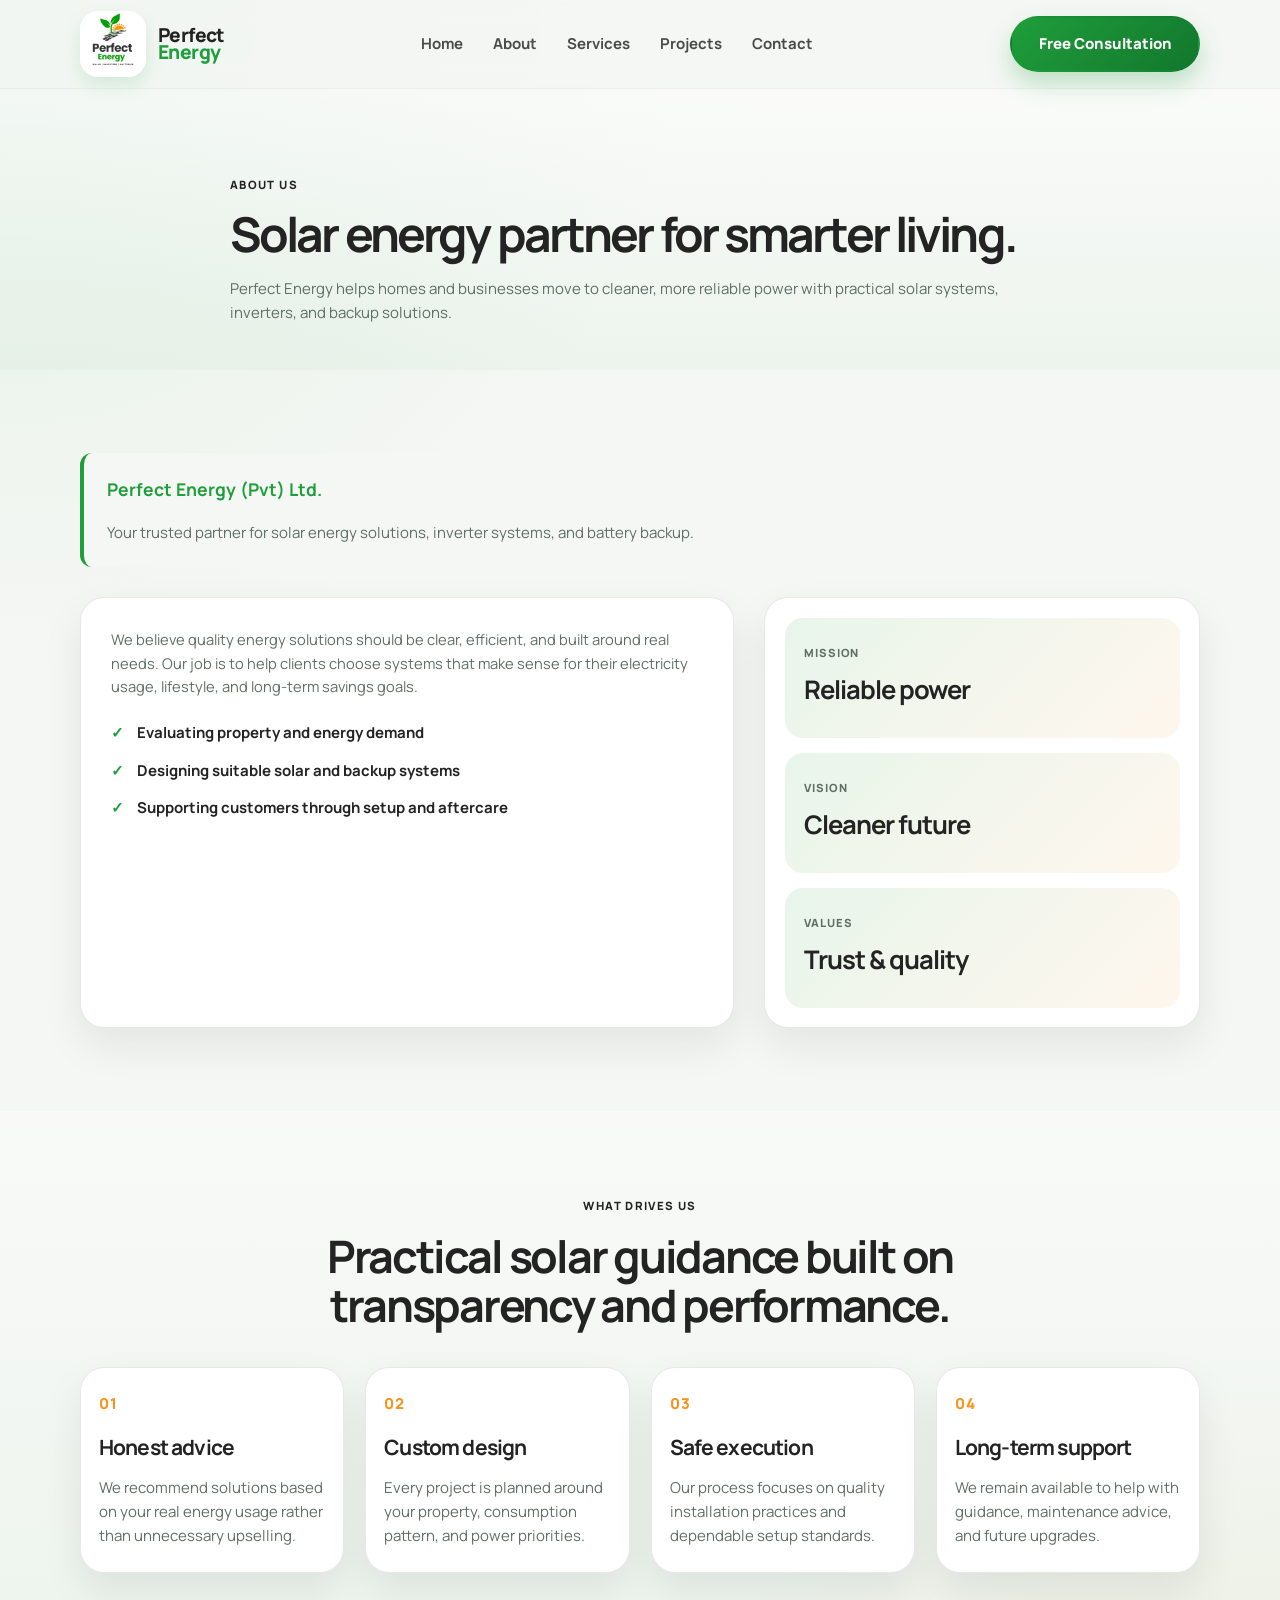
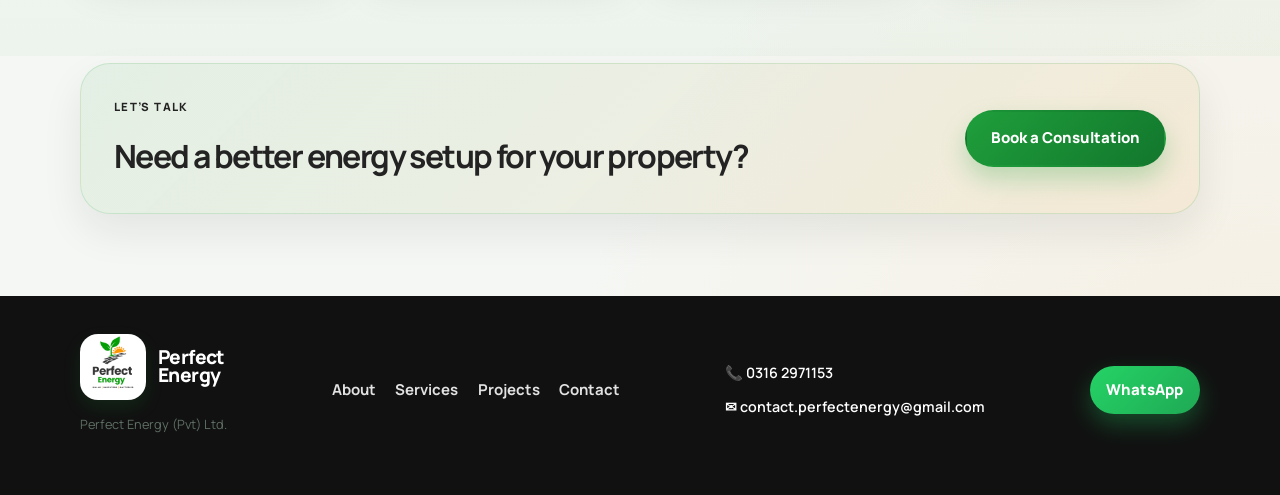
<file: about.html>
<!DOCTYPE html>
<html lang="en">
  <head>
    <meta charset="UTF-8" />
    <meta name="viewport" content="width=device-width, initial-scale=1.0" />
    <meta name="description" content="Learn about Perfect Energy (Pvt) Ltd., our mission, values, and commitment to clean power solutions." />
    <meta name="keywords" content="about perfect energy, solar company, renewable energy mission, energy solutions" />
    <meta name="author" content="Perfect Energy (Pvt) Ltd." />
    <meta name="robots" content="index, follow" />
    <link rel="canonical" href="https://perfectenergy.com/about.html" />
    <title>About | Perfect Energy</title>
    
    <!-- Open Graph Tags -->
    <meta property="og:type" content="website" />
    <meta property="og:url" content="https://perfectenergy.com/about.html" />
    <meta property="og:title" content="About Perfect Energy | Solar Energy Company" />
    <meta property="og:description" content="Learn about Perfect Energy (Pvt) Ltd., our mission, values, and commitment to clean power solutions." />
    <meta property="og:image" content="https://perfectenergy.com/perfect-energy/logo.jpg" />
    <meta property="og:site_name" content="Perfect Energy" />
    
    <!-- Twitter Card Tags -->
    <meta name="twitter:card" content="summary" />
    <meta name="twitter:title" content="About Perfect Energy" />
    <meta name="twitter:description" content="Learn about Perfect Energy, our mission, values, and commitment to clean power solutions." />
    <meta name="twitter:image" content="https://perfectenergy.com/perfect-energy/logo.jpg" />
    
    <link rel="preconnect" href="https://fonts.googleapis.com" />
    <link rel="preconnect" href="https://fonts.gstatic.com" crossorigin />
    <link href="https://fonts.googleapis.com/css2?family=Manrope:wght@400;500;600;700;800&display=swap" rel="stylesheet" />
    <link rel="stylesheet" href="styles.css" />
  </head>
  <body>
    <header class="site-header">
      <div class="container nav-shell">
        <a class="brand" href="index.html" aria-label="Perfect Energy home">
          <img src="logo.jpg" alt="Perfect Energy logo" class="brand-logo" />
          <span class="brand-text">
            <span class="brand-primary">Perfect</span>
            <span class="brand-secondary">Energy</span>
          </span>
        </a>

        <button class="nav-toggle" type="button" aria-label="Open menu" aria-expanded="false" aria-controls="primary-nav">
          <span class="nav-toggle-line"></span>
          <span class="nav-toggle-line"></span>
          <span class="nav-toggle-line"></span>
        </button>

        <nav class="site-nav" id="primary-nav" aria-label="Main navigation">
          <a href="index.html">Home</a>
          <a href="about.html" class="active">About</a>
          <a href="services.html">Services</a>
          <a href="projects.html">Projects</a>
          <a href="contact.html">Contact</a>
        </nav>

        <a class="btn btn-primary nav-cta" href="contact.html">Free Consultation</a>
      </div>
    </header>

    <main>
      <section class="page-hero">
        <div class="container narrow">
          <span class="eyebrow eyebrow-green">About us</span>
          <h1>Solar energy partner for smarter living.</h1>
          <p>Perfect Energy helps homes and businesses move to cleaner, more reliable power with practical solar systems, inverters, and backup solutions.</p>
        </div>
      </section>

      <section class="section">
        <div class="container">
          <div style="margin-bottom: 2rem; padding: 1.5rem; background-color: #f5f7f4; border-radius: 12px; border-left: 4px solid #1f9e3b;">
            <h3 style="margin-top: 0; color: #1f9e3b;">Perfect Energy (Pvt) Ltd.</h3>
            <p style="margin-bottom: 0; color: #5f6f65;">Your trusted partner for solar energy solutions, inverter systems, and battery backup.</p>
          </div>
        </div>

        <div class="container about-grid">
          <div class="about-card feature-panel">
            <p>We believe quality energy solutions should be clear, efficient, and built around real needs. Our job is to help clients choose systems that make sense for their electricity usage, lifestyle, and long-term savings goals.</p>
            <ul class="check-list">
              <li>Evaluating property and energy demand</li>
              <li>Designing suitable solar and backup systems</li>
              <li>Supporting customers through setup and aftercare</li>
            </ul>
          </div>

          <div class="about-card stats-panel">
            <div class="mini-stat">
              <span class="mini-label">Mission</span>
              <strong>Reliable power</strong>
            </div>
            <div class="mini-stat">
              <span class="mini-label">Vision</span>
              <strong>Cleaner future</strong>
            </div>
            <div class="mini-stat">
              <span class="mini-label">Values</span>
              <strong>Trust & quality</strong>
            </div>
          </div>
        </div>
      </section>

      <section class="section why-us">
        <div class="container">
          <div class="section-heading center">
            <span class="eyebrow eyebrow-green">What drives us</span>
            <h2>Practical solar guidance built on transparency and performance.</h2>
          </div>

          <div class="feature-grid">
            <div class="feature-item">
              <div class="feature-number">01</div>
              <h3>Honest advice</h3>
              <p>We recommend solutions based on your real energy usage rather than unnecessary upselling.</p>
            </div>
            <div class="feature-item">
              <div class="feature-number">02</div>
              <h3>Custom design</h3>
              <p>Every project is planned around your property, consumption pattern, and power priorities.</p>
            </div>
            <div class="feature-item">
              <div class="feature-number">03</div>
              <h3>Safe execution</h3>
              <p>Our process focuses on quality installation practices and dependable setup standards.</p>
            </div>
            <div class="feature-item">
              <div class="feature-number">04</div>
              <h3>Long-term support</h3>
              <p>We remain available to help with guidance, maintenance advice, and future upgrades.</p>
            </div>
          </div>
        </div>
      </section>

      <section class="section cta-section">
        <div class="container cta-box">
          <div>
            <span class="eyebrow eyebrow-green">Let’s talk</span>
            <h2>Need a better energy setup for your property?</h2>
          </div>
          <a class="btn btn-primary" href="contact.html">Book a Consultation</a>
        </div>
      </section>
    </main>

    <footer class="site-footer">
      <div class="container footer-shell">
        <div>
          <a class="brand brand-footer" href="index.html" aria-label="Perfect Energy home">
            <img src="logo.jpg" alt="Perfect Energy logo" class="brand-logo" />
            <span class="brand-text">
              <span class="brand-primary">Perfect</span>
              <span class="brand-secondary">Energy</span>
            </span>
          </a>
          <p style="margin-top: 0.5rem; font-size: 0.85rem; color: #5f6f65;">Perfect Energy (Pvt) Ltd.</p>
        </div>

        <div class="footer-links">
          <a href="about.html">About</a>
          <a href="services.html">Services</a>
          <a href="projects.html">Projects</a>
          <a href="contact.html">Contact</a>
        </div>

        <div class="footer-contact">
          <a href="tel:+923162971153" style="display: flex; align-items: center; gap: 0.5rem; color: #fff; text-decoration: none; font-weight: 600;">📞 0316 2971153</a>
          <a href="mailto:contact.perfectenergy@gmail.com" style="display: flex; align-items: center; gap: 0.5rem; color: #fff; text-decoration: none; font-weight: 600; margin-top: 0.3rem;">✉ contact.perfectenergy@gmail.com</a>
        </div>

        <a class="whatsapp-float" href="https://wa.me/923162971153" target="_blank" rel="noreferrer" aria-label="Open WhatsApp chat with Perfect Energy">WhatsApp</a>
      </div>
    </footer>

    <script src="script.js"></script>
  </body>
</html>
</file>
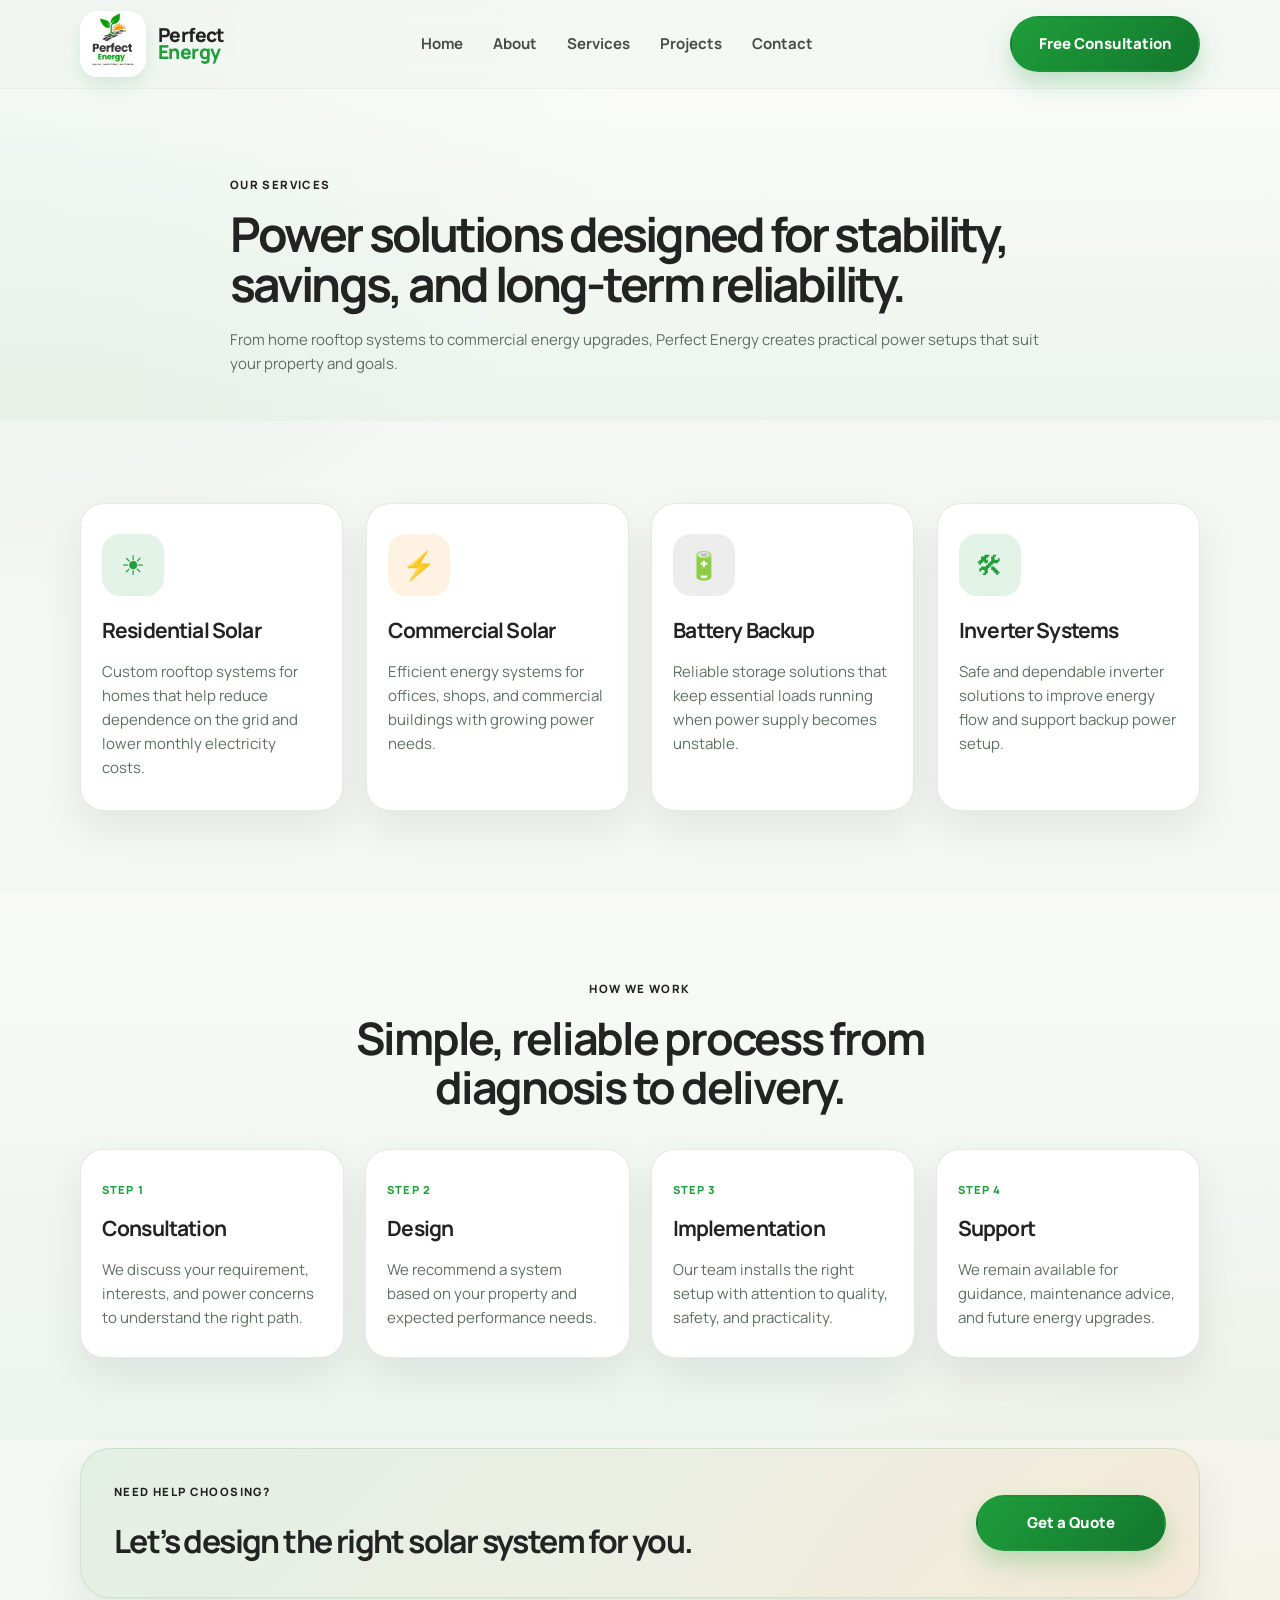
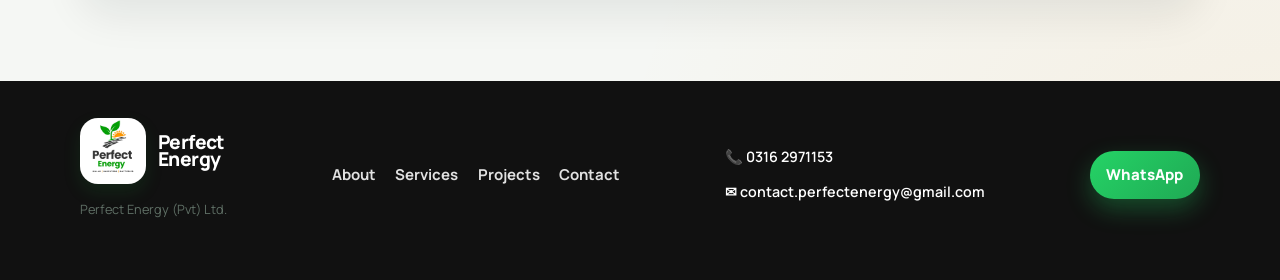
<file: services.html>
<!DOCTYPE html>
<html lang="en">
  <head>
    <meta charset="UTF-8" />
    <meta name="viewport" content="width=device-width, initial-scale=1.0" />
    <meta name="description" content="Discover solar, inverter, and battery services from Perfect Energy for homes and businesses." />
    <meta name="keywords" content="solar services, inverter solutions, battery backup, residential solar, commercial solar" />
    <meta name="author" content="Perfect Energy (Pvt) Ltd." />
    <meta name="robots" content="index, follow" />
    <link rel="canonical" href="https://perfectenergy.com/services.html" />
    <title>Services | Perfect Energy</title>
    
    <!-- Open Graph Tags -->
    <meta property="og:type" content="website" />
    <meta property="og:url" content="https://perfectenergy.com/services.html" />
    <meta property="og:title" content="Solar & Renewable Energy Services | Perfect Energy" />
    <meta property="og:description" content="Discover solar, inverter, and battery services from Perfect Energy for homes and businesses." />
    <meta property="og:image" content="https://perfectenergy.com/perfect-energy/logo.jpg" />
    <meta property="og:site_name" content="Perfect Energy" />
    
    <!-- Twitter Card Tags -->
    <meta name="twitter:card" content="summary" />
    <meta name="twitter:title" content="Solar & Renewable Energy Services" />
    <meta name="twitter:description" content="Solar, inverter, and battery services from Perfect Energy." />
    <meta name="twitter:image" content="https://perfectenergy.com/perfect-energy/logo.jpg" />
    
    <link rel="preconnect" href="https://fonts.googleapis.com" />
    <link rel="preconnect" href="https://fonts.gstatic.com" crossorigin />
    <link href="https://fonts.googleapis.com/css2?family=Manrope:wght@400;500;600;700;800&display=swap" rel="stylesheet" />
    <link rel="stylesheet" href="styles.css" />
  </head>
  <body>
    <header class="site-header">
      <div class="container nav-shell">
        <a class="brand" href="index.html" aria-label="Perfect Energy home">
          <img src="logo.jpg" alt="Perfect Energy logo" class="brand-logo" />
          <span class="brand-text">
            <span class="brand-primary">Perfect</span>
            <span class="brand-secondary">Energy</span>
          </span>
        </a>

        <button class="nav-toggle" type="button" aria-label="Open menu" aria-expanded="false" aria-controls="primary-nav">
          <span class="nav-toggle-line"></span>
          <span class="nav-toggle-line"></span>
          <span class="nav-toggle-line"></span>
        </button>

        <nav class="site-nav" id="primary-nav" aria-label="Main navigation">
          <a href="index.html">Home</a>
          <a href="about.html">About</a>
          <a href="services.html" class="active">Services</a>
          <a href="projects.html">Projects</a>
          <a href="contact.html">Contact</a>
        </nav>

        <a class="btn btn-primary nav-cta" href="contact.html">Free Consultation</a>
      </div>
    </header>

    <main>
      <section class="page-hero">
        <div class="container narrow">
          <span class="eyebrow eyebrow-green">Our services</span>
          <h1>Power solutions designed for stability, savings, and long-term reliability.</h1>
          <p>From home rooftop systems to commercial energy upgrades, Perfect Energy creates practical power setups that suit your property and goals.</p>
        </div>
      </section>

      <section class="section">
        <div class="container">
          <div class="card-grid services-grid">
            <article class="service-card">
              <div class="icon-wrap icon-green">☀</div>
              <h3>Residential Solar</h3>
              <p>Custom rooftop systems for homes that help reduce dependence on the grid and lower monthly electricity costs.</p>
            </article>

            <article class="service-card">
              <div class="icon-wrap icon-orange">⚡</div>
              <h3>Commercial Solar</h3>
              <p>Efficient energy systems for offices, shops, and commercial buildings with growing power needs.</p>
            </article>

            <article class="service-card">
              <div class="icon-wrap icon-charcoal">🔋</div>
              <h3>Battery Backup</h3>
              <p>Reliable storage solutions that keep essential loads running when power supply becomes unstable.</p>
            </article>

            <article class="service-card">
              <div class="icon-wrap icon-green">🛠</div>
              <h3>Inverter Systems</h3>
              <p>Safe and dependable inverter solutions to improve energy flow and support backup power setup.</p>
            </article>
          </div>
        </div>
      </section>

      <section class="section why-us">
        <div class="container">
          <div class="section-heading center">
            <span class="eyebrow eyebrow-green">How we work</span>
            <h2>Simple, reliable process from diagnosis to delivery.</h2>
          </div>

          <div class="timeline">
            <div class="timeline-item">
              <span class="step">Step 1</span>
              <h3>Consultation</h3>
              <p>We discuss your requirement, interests, and power concerns to understand the right path.</p>
            </div>
            <div class="timeline-item">
              <span class="step">Step 2</span>
              <h3>Design</h3>
              <p>We recommend a system based on your property and expected performance needs.</p>
            </div>
            <div class="timeline-item">
              <span class="step">Step 3</span>
              <h3>Implementation</h3>
              <p>Our team installs the right setup with attention to quality, safety, and practicality.</p>
            </div>
            <div class="timeline-item">
              <span class="step">Step 4</span>
              <h3>Support</h3>
              <p>We remain available for guidance, maintenance advice, and future energy upgrades.</p>
            </div>
          </div>
        </div>
      </section>

      <section class="section cta-section">
        <div class="container cta-box">
          <div>
            <span class="eyebrow eyebrow-green">Need help choosing?</span>
            <h2>Let’s design the right solar system for you.</h2>
          </div>
          <a class="btn btn-primary" href="contact.html">Get a Quote</a>
        </div>
      </section>
    </main>

    <footer class="site-footer">
      <div class="container footer-shell">
        <div>
          <a class="brand brand-footer" href="index.html" aria-label="Perfect Energy home">
            <img src="logo.jpg" alt="Perfect Energy logo" class="brand-logo" />
            <span class="brand-text">
              <span class="brand-primary">Perfect</span>
              <span class="brand-secondary">Energy</span>
            </span>
          </a>
          <p style="margin-top: 0.5rem; font-size: 0.85rem; color: #5f6f65;">Perfect Energy (Pvt) Ltd.</p>
        </div>

        <div class="footer-links">
          <a href="about.html">About</a>
          <a href="services.html">Services</a>
          <a href="projects.html">Projects</a>
          <a href="contact.html">Contact</a>
        </div>

        <div class="footer-contact">
          <a href="tel:+923162971153" style="display: flex; align-items: center; gap: 0.5rem; color: #fff; text-decoration: none; font-weight: 600;">📞 0316 2971153</a>
          <a href="mailto:contact.perfectenergy@gmail.com" style="display: flex; align-items: center; gap: 0.5rem; color: #fff; text-decoration: none; font-weight: 600; margin-top: 0.3rem;">✉ contact.perfectenergy@gmail.com</a>
        </div>

        <a class="whatsapp-float" href="https://wa.me/923162971153" target="_blank" rel="noreferrer" aria-label="Open WhatsApp chat with Perfect Energy">WhatsApp</a>
      </div>
    </footer>

    <script src="script.js"></script>
  </body>
</html>
</file>
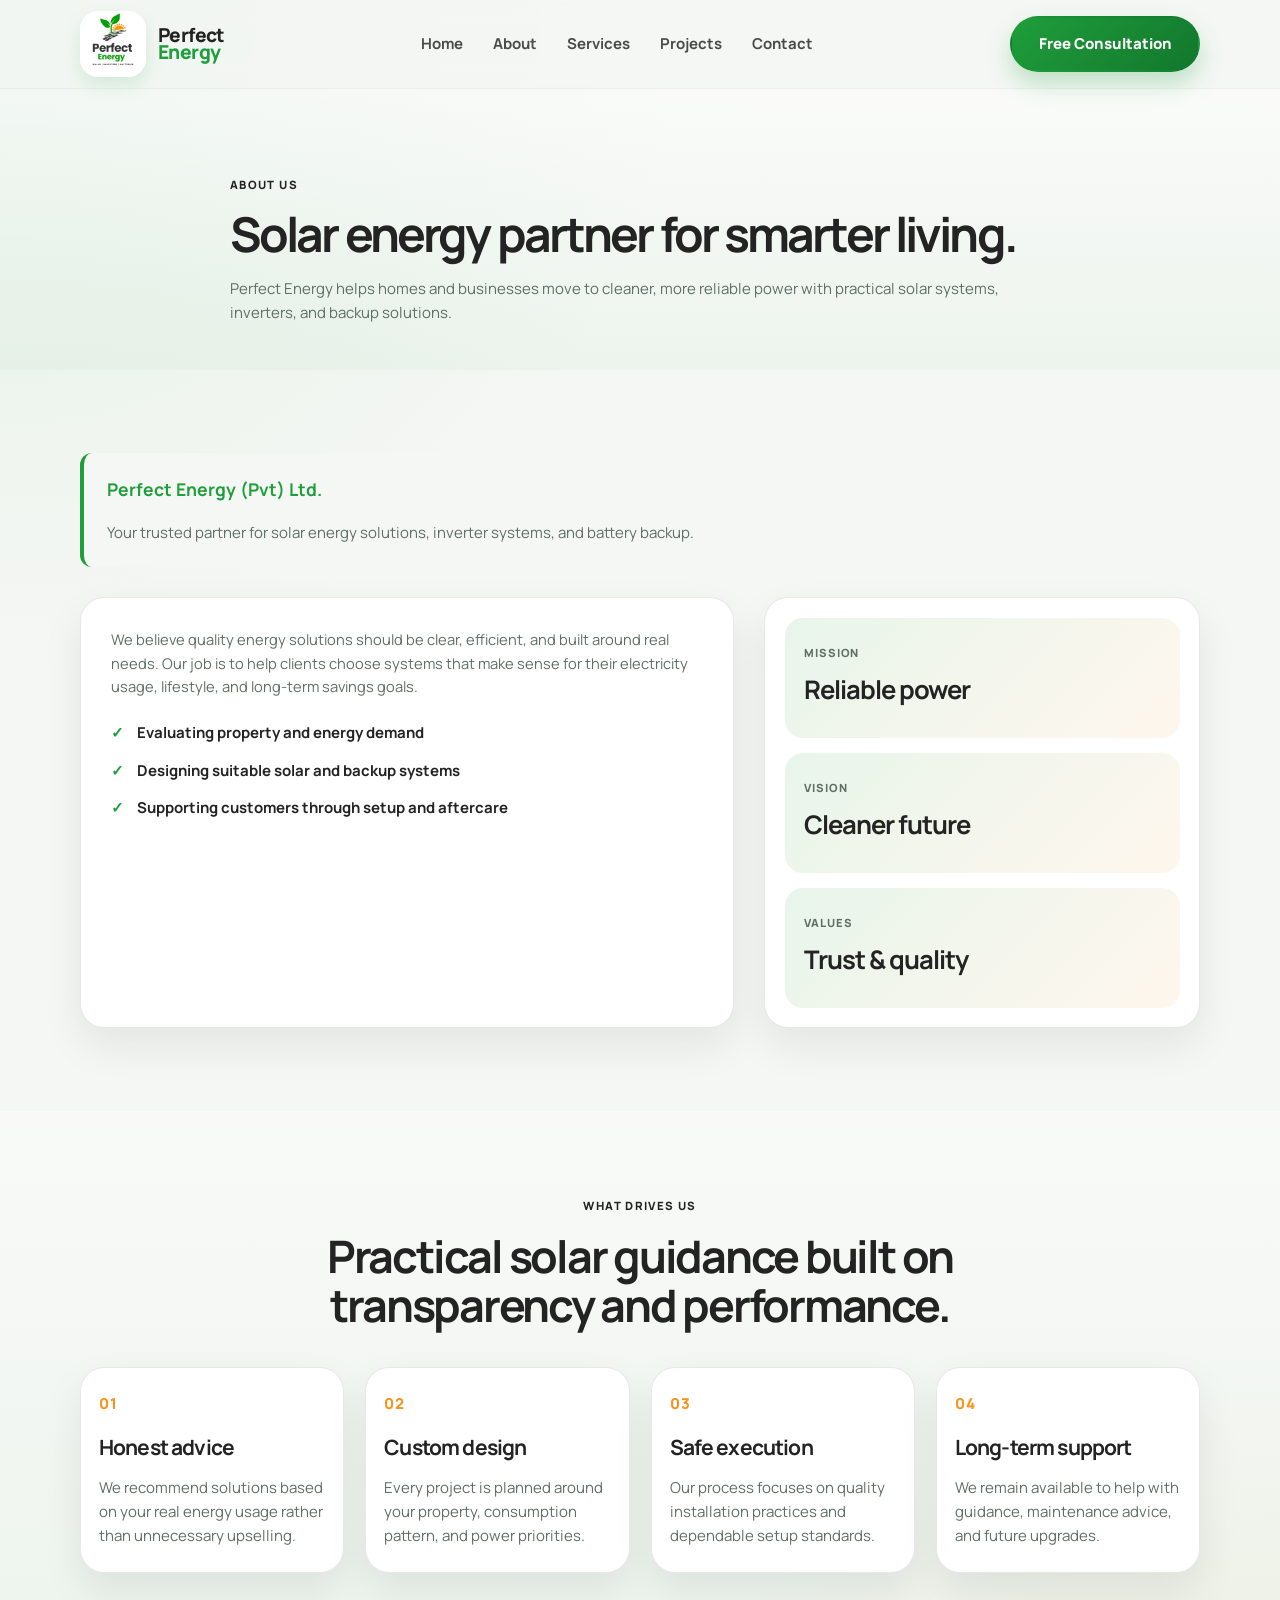
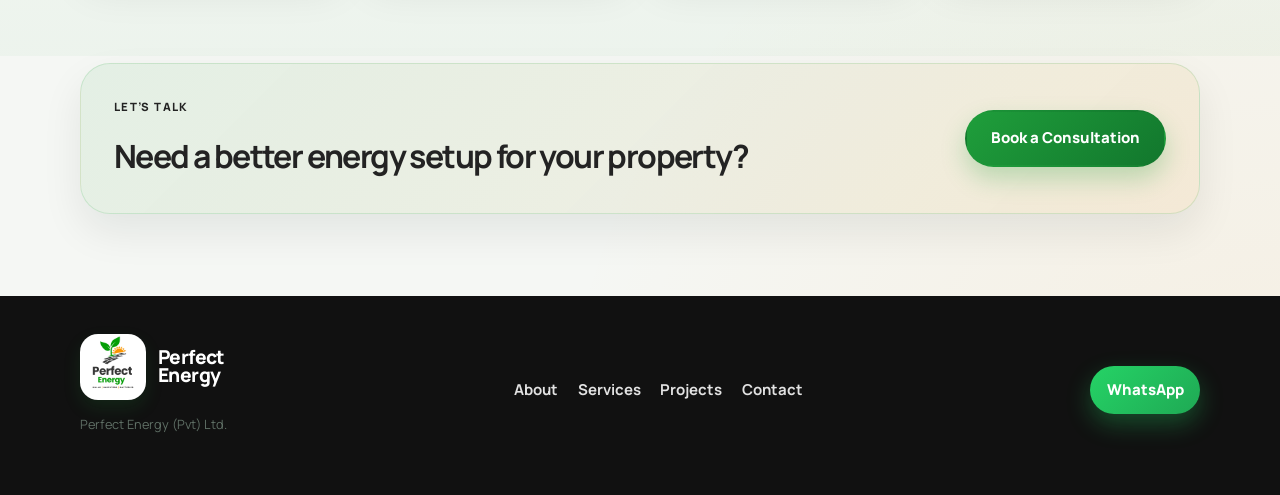
<file: perfect_energy/about.html>
<!DOCTYPE html>
<html lang="en">
  <head>
    <meta charset="UTF-8" />
    <meta name="viewport" content="width=device-width, initial-scale=1.0" />
    <meta name="description" content="Learn about Perfect Energy (Pvt) Ltd., our mission, values, and commitment to clean power solutions." />
    <meta name="keywords" content="about perfect energy, solar company, renewable energy mission, energy solutions" />
    <meta name="author" content="Perfect Energy (Pvt) Ltd." />
    <meta name="robots" content="index, follow" />
    <link rel="canonical" href="https://perfectenergy.com/about.html" />
    <title>About | Perfect Energy</title>
    
    <!-- Open Graph Tags -->
    <meta property="og:type" content="website" />
    <meta property="og:url" content="https://perfectenergy.com/about.html" />
    <meta property="og:title" content="About Perfect Energy | Solar Energy Company" />
    <meta property="og:description" content="Learn about Perfect Energy (Pvt) Ltd., our mission, values, and commitment to clean power solutions." />
    <meta property="og:image" content="https://perfectenergy.com/perfect-energy/logo.jpg" />
    <meta property="og:site_name" content="Perfect Energy" />
    
    <!-- Twitter Card Tags -->
    <meta name="twitter:card" content="summary" />
    <meta name="twitter:title" content="About Perfect Energy" />
    <meta name="twitter:description" content="Learn about Perfect Energy, our mission, values, and commitment to clean power solutions." />
    <meta name="twitter:image" content="https://perfectenergy.com/perfect-energy/logo.jpg" />
    
    <link rel="preconnect" href="https://fonts.googleapis.com" />
    <link rel="preconnect" href="https://fonts.gstatic.com" crossorigin />
    <link href="https://fonts.googleapis.com/css2?family=Manrope:wght@400;500;600;700;800&display=swap" rel="stylesheet" />
    <link rel="stylesheet" href="styles.css" />
  </head>
  <body>
    <header class="site-header">
      <div class="container nav-shell">
        <a class="brand" href="index.html" aria-label="Perfect Energy home">
          <img src="perfect-energy/logo.jpg" alt="Perfect Energy logo" class="brand-logo" />
          <span class="brand-text">
            <span class="brand-primary">Perfect</span>
            <span class="brand-secondary">Energy</span>
          </span>
        </a>

        <button class="nav-toggle" type="button" aria-label="Open menu" aria-expanded="false" aria-controls="primary-nav">
          <span class="nav-toggle-line"></span>
          <span class="nav-toggle-line"></span>
          <span class="nav-toggle-line"></span>
        </button>

        <nav class="site-nav" id="primary-nav" aria-label="Main navigation">
          <a href="index.html">Home</a>
          <a href="about.html" class="active">About</a>
          <a href="services.html">Services</a>
          <a href="projects.html">Projects</a>
          <a href="contact.html">Contact</a>
        </nav>

        <a class="btn btn-primary nav-cta" href="contact.html">Free Consultation</a>
      </div>
    </header>

    <main>
      <section class="page-hero">
        <div class="container narrow">
          <span class="eyebrow eyebrow-green">About us</span>
          <h1>Solar energy partner for smarter living.</h1>
          <p>Perfect Energy helps homes and businesses move to cleaner, more reliable power with practical solar systems, inverters, and backup solutions.</p>
        </div>
      </section>

      <section class="section">
        <div class="container">
          <div style="margin-bottom: 2rem; padding: 1.5rem; background-color: #f5f7f4; border-radius: 12px; border-left: 4px solid #1f9e3b;">
            <h3 style="margin-top: 0; color: #1f9e3b;">Perfect Energy (Pvt) Ltd.</h3>
            <p style="margin-bottom: 0; color: #5f6f65;">Your trusted partner for solar energy solutions, inverter systems, and battery backup.</p>
          </div>
        </div>

        <div class="container about-grid">
          <div class="about-card feature-panel">
            <p>We believe quality energy solutions should be clear, efficient, and built around real needs. Our job is to help clients choose systems that make sense for their electricity usage, lifestyle, and long-term savings goals.</p>
            <ul class="check-list">
              <li>Evaluating property and energy demand</li>
              <li>Designing suitable solar and backup systems</li>
              <li>Supporting customers through setup and aftercare</li>
            </ul>
          </div>

          <div class="about-card stats-panel">
            <div class="mini-stat">
              <span class="mini-label">Mission</span>
              <strong>Reliable power</strong>
            </div>
            <div class="mini-stat">
              <span class="mini-label">Vision</span>
              <strong>Cleaner future</strong>
            </div>
            <div class="mini-stat">
              <span class="mini-label">Values</span>
              <strong>Trust & quality</strong>
            </div>
          </div>
        </div>
      </section>

      <section class="section why-us">
        <div class="container">
          <div class="section-heading center">
            <span class="eyebrow eyebrow-green">What drives us</span>
            <h2>Practical solar guidance built on transparency and performance.</h2>
          </div>

          <div class="feature-grid">
            <div class="feature-item">
              <div class="feature-number">01</div>
              <h3>Honest advice</h3>
              <p>We recommend solutions based on your real energy usage rather than unnecessary upselling.</p>
            </div>
            <div class="feature-item">
              <div class="feature-number">02</div>
              <h3>Custom design</h3>
              <p>Every project is planned around your property, consumption pattern, and power priorities.</p>
            </div>
            <div class="feature-item">
              <div class="feature-number">03</div>
              <h3>Safe execution</h3>
              <p>Our process focuses on quality installation practices and dependable setup standards.</p>
            </div>
            <div class="feature-item">
              <div class="feature-number">04</div>
              <h3>Long-term support</h3>
              <p>We remain available to help with guidance, maintenance advice, and future upgrades.</p>
            </div>
          </div>
        </div>
      </section>

      <section class="section cta-section">
        <div class="container cta-box">
          <div>
            <span class="eyebrow eyebrow-green">Let’s talk</span>
            <h2>Need a better energy setup for your property?</h2>
          </div>
          <a class="btn btn-primary" href="contact.html">Book a Consultation</a>
        </div>
      </section>
    </main>

    <footer class="site-footer">
      <div class="container footer-shell">
        <div>
          <a class="brand brand-footer" href="index.html" aria-label="Perfect Energy home">
            <img src="perfect-energy/logo.jpg" alt="Perfect Energy logo" class="brand-logo" />
            <span class="brand-text">
              <span class="brand-primary">Perfect</span>
              <span class="brand-secondary">Energy</span>
            </span>
          </a>
          <p style="margin-top: 0.5rem; font-size: 0.85rem; color: #5f6f65;">Perfect Energy (Pvt) Ltd.</p>
        </div>

        <div class="footer-links">
          <a href="about.html">About</a>
          <a href="services.html">Services</a>
          <a href="projects.html">Projects</a>
          <a href="contact.html">Contact</a>
        </div>

        <a class="whatsapp-float" href="https://wa.me/923162971153" target="_blank" rel="noreferrer" aria-label="Open WhatsApp chat with Perfect Energy">WhatsApp</a>
      </div>
    </footer>

    <script src="script.js"></script>
  </body>
</html>
</file>
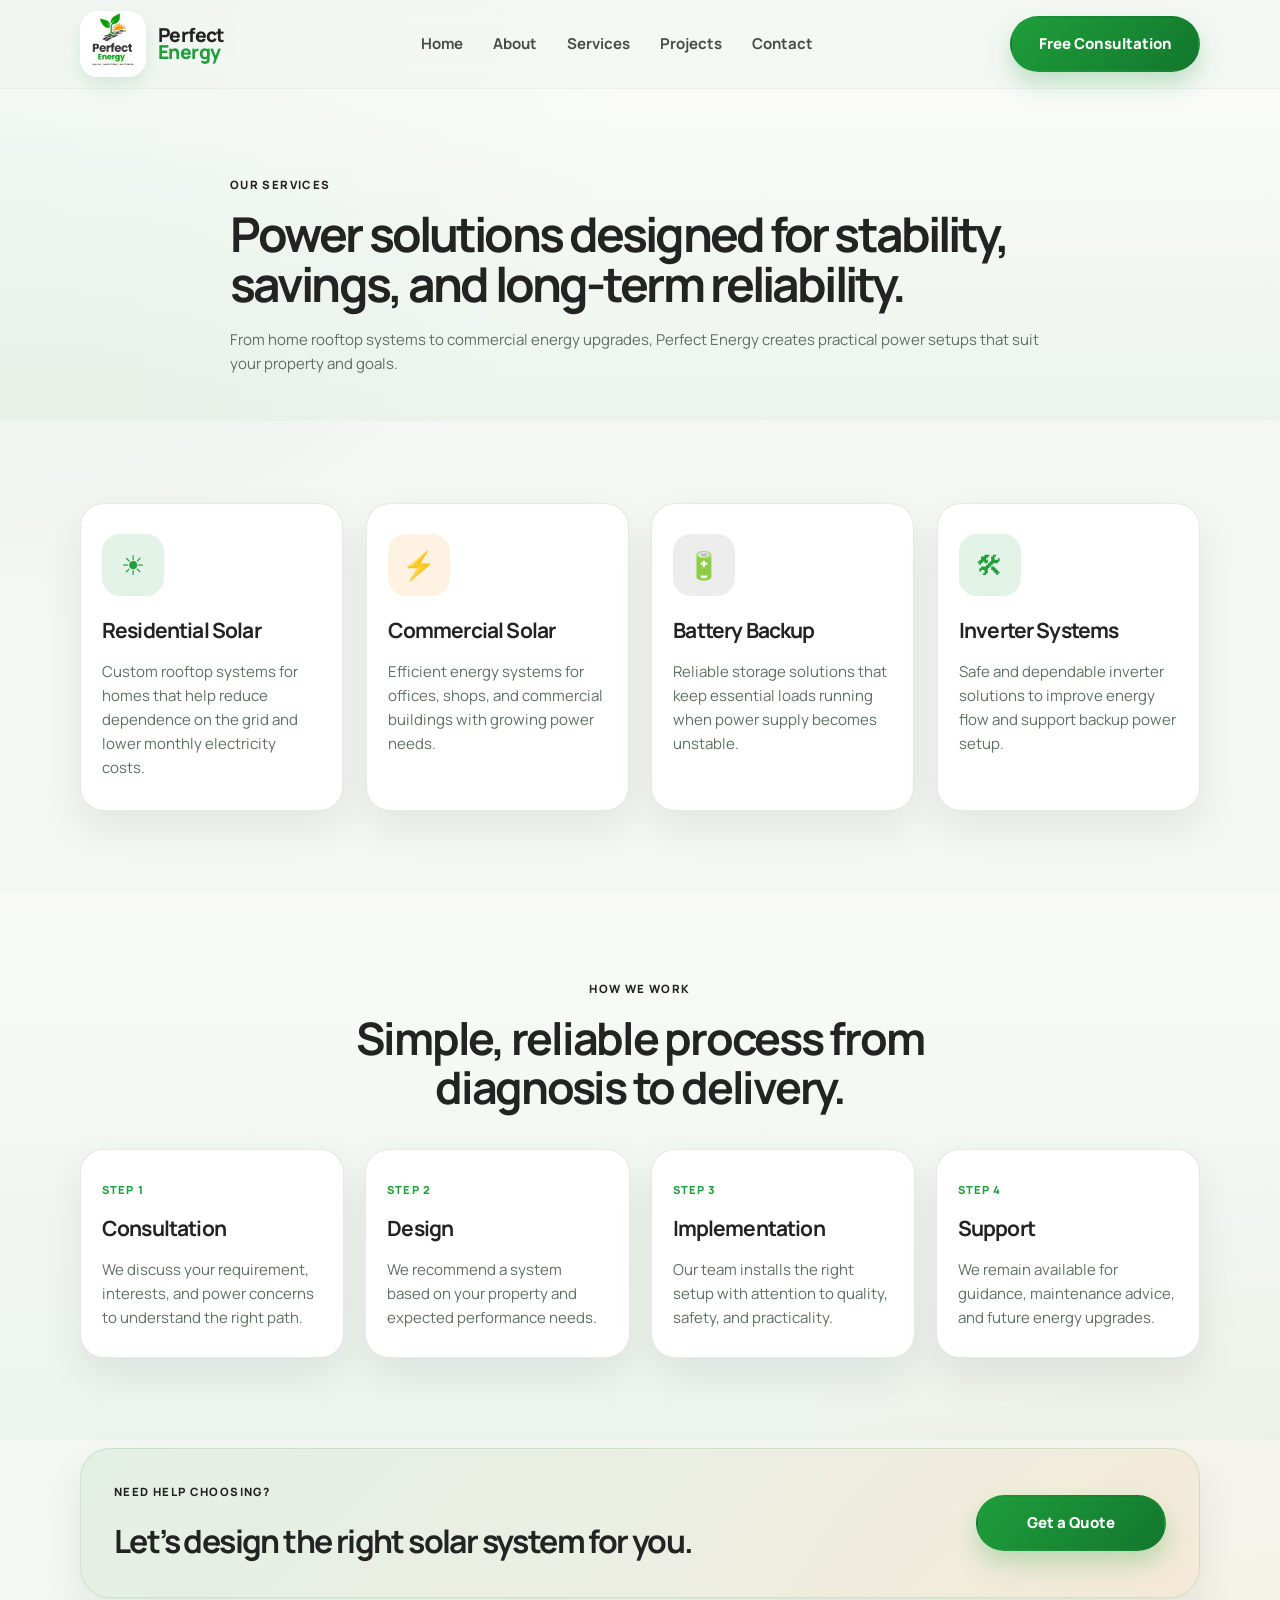
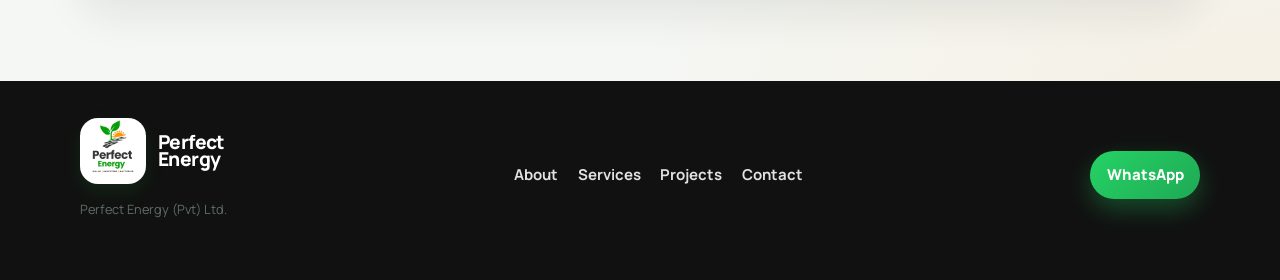
<file: perfect_energy/services.html>
<!DOCTYPE html>
<html lang="en">
  <head>
    <meta charset="UTF-8" />
    <meta name="viewport" content="width=device-width, initial-scale=1.0" />
    <meta name="description" content="Discover solar, inverter, and battery services from Perfect Energy for homes and businesses." />
    <meta name="keywords" content="solar services, inverter solutions, battery backup, residential solar, commercial solar" />
    <meta name="author" content="Perfect Energy (Pvt) Ltd." />
    <meta name="robots" content="index, follow" />
    <link rel="canonical" href="https://perfectenergy.com/services.html" />
    <title>Services | Perfect Energy</title>
    
    <!-- Open Graph Tags -->
    <meta property="og:type" content="website" />
    <meta property="og:url" content="https://perfectenergy.com/services.html" />
    <meta property="og:title" content="Solar & Renewable Energy Services | Perfect Energy" />
    <meta property="og:description" content="Discover solar, inverter, and battery services from Perfect Energy for homes and businesses." />
    <meta property="og:image" content="https://perfectenergy.com/perfect-energy/logo.jpg" />
    <meta property="og:site_name" content="Perfect Energy" />
    
    <!-- Twitter Card Tags -->
    <meta name="twitter:card" content="summary" />
    <meta name="twitter:title" content="Solar & Renewable Energy Services" />
    <meta name="twitter:description" content="Solar, inverter, and battery services from Perfect Energy." />
    <meta name="twitter:image" content="https://perfectenergy.com/perfect-energy/logo.jpg" />
    
    <link rel="preconnect" href="https://fonts.googleapis.com" />
    <link rel="preconnect" href="https://fonts.gstatic.com" crossorigin />
    <link href="https://fonts.googleapis.com/css2?family=Manrope:wght@400;500;600;700;800&display=swap" rel="stylesheet" />
    <link rel="stylesheet" href="styles.css" />
  </head>
  <body>
    <header class="site-header">
      <div class="container nav-shell">
        <a class="brand" href="index.html" aria-label="Perfect Energy home">
          <img src="perfect-energy/logo.jpg" alt="Perfect Energy logo" class="brand-logo" />
          <span class="brand-text">
            <span class="brand-primary">Perfect</span>
            <span class="brand-secondary">Energy</span>
          </span>
        </a>

        <button class="nav-toggle" type="button" aria-label="Open menu" aria-expanded="false" aria-controls="primary-nav">
          <span class="nav-toggle-line"></span>
          <span class="nav-toggle-line"></span>
          <span class="nav-toggle-line"></span>
        </button>

        <nav class="site-nav" id="primary-nav" aria-label="Main navigation">
          <a href="index.html">Home</a>
          <a href="about.html">About</a>
          <a href="services.html" class="active">Services</a>
          <a href="projects.html">Projects</a>
          <a href="contact.html">Contact</a>
        </nav>

        <a class="btn btn-primary nav-cta" href="contact.html">Free Consultation</a>
      </div>
    </header>

    <main>
      <section class="page-hero">
        <div class="container narrow">
          <span class="eyebrow eyebrow-green">Our services</span>
          <h1>Power solutions designed for stability, savings, and long-term reliability.</h1>
          <p>From home rooftop systems to commercial energy upgrades, Perfect Energy creates practical power setups that suit your property and goals.</p>
        </div>
      </section>

      <section class="section">
        <div class="container">
          <div class="card-grid services-grid">
            <article class="service-card">
              <div class="icon-wrap icon-green">☀</div>
              <h3>Residential Solar</h3>
              <p>Custom rooftop systems for homes that help reduce dependence on the grid and lower monthly electricity costs.</p>
            </article>

            <article class="service-card">
              <div class="icon-wrap icon-orange">⚡</div>
              <h3>Commercial Solar</h3>
              <p>Efficient energy systems for offices, shops, and commercial buildings with growing power needs.</p>
            </article>

            <article class="service-card">
              <div class="icon-wrap icon-charcoal">🔋</div>
              <h3>Battery Backup</h3>
              <p>Reliable storage solutions that keep essential loads running when power supply becomes unstable.</p>
            </article>

            <article class="service-card">
              <div class="icon-wrap icon-green">🛠</div>
              <h3>Inverter Systems</h3>
              <p>Safe and dependable inverter solutions to improve energy flow and support backup power setup.</p>
            </article>
          </div>
        </div>
      </section>

      <section class="section why-us">
        <div class="container">
          <div class="section-heading center">
            <span class="eyebrow eyebrow-green">How we work</span>
            <h2>Simple, reliable process from diagnosis to delivery.</h2>
          </div>

          <div class="timeline">
            <div class="timeline-item">
              <span class="step">Step 1</span>
              <h3>Consultation</h3>
              <p>We discuss your requirement, interests, and power concerns to understand the right path.</p>
            </div>
            <div class="timeline-item">
              <span class="step">Step 2</span>
              <h3>Design</h3>
              <p>We recommend a system based on your property and expected performance needs.</p>
            </div>
            <div class="timeline-item">
              <span class="step">Step 3</span>
              <h3>Implementation</h3>
              <p>Our team installs the right setup with attention to quality, safety, and practicality.</p>
            </div>
            <div class="timeline-item">
              <span class="step">Step 4</span>
              <h3>Support</h3>
              <p>We remain available for guidance, maintenance advice, and future energy upgrades.</p>
            </div>
          </div>
        </div>
      </section>

      <section class="section cta-section">
        <div class="container cta-box">
          <div>
            <span class="eyebrow eyebrow-green">Need help choosing?</span>
            <h2>Let’s design the right solar system for you.</h2>
          </div>
          <a class="btn btn-primary" href="contact.html">Get a Quote</a>
        </div>
      </section>
    </main>

    <footer class="site-footer">
      <div class="container footer-shell">
        <div>
          <a class="brand brand-footer" href="index.html" aria-label="Perfect Energy home">
            <img src="perfect-energy/logo.jpg" alt="Perfect Energy logo" class="brand-logo" />
            <span class="brand-text">
              <span class="brand-primary">Perfect</span>
              <span class="brand-secondary">Energy</span>
            </span>
          </a>
          <p style="margin-top: 0.5rem; font-size: 0.85rem; color: #5f6f65;">Perfect Energy (Pvt) Ltd.</p>
        </div>

        <div class="footer-links">
          <a href="about.html">About</a>
          <a href="services.html">Services</a>
          <a href="projects.html">Projects</a>
          <a href="contact.html">Contact</a>
        </div>

        <a class="whatsapp-float" href="https://wa.me/923162971153" target="_blank" rel="noreferrer" aria-label="Open WhatsApp chat with Perfect Energy">WhatsApp</a>
      </div>
    </footer>

    <script src="script.js"></script>
  </body>
</html>
</file>
<file: styles.css>
:root {
  --primary: #1f9e3b;
  --primary-dark: #12772d;
  --accent: #f7941d;
  --charcoal: #232323;
  --charcoal-soft: #37423d;
  --muted: #5f6f65;
  --bg: #f5f7f4;
  --panel: #ffffff;
  --line: rgba(35, 35, 35, 0.1);
  --shadow-soft: 0 20px 45px rgba(24, 51, 34, 0.08);
  --shadow-card: 0 18px 40px rgba(17, 30, 20, 0.08);
  --radius: 24px;
  --radius-sm: 14px;
  --container: 1120px;
}

* {
  box-sizing: border-box;
}

html {
  scroll-behavior: smooth;
  font-size: 15px;
}

body {
  margin: 0;
  font-size: 1rem;
  font-family: "Manrope", "Segoe UI", sans-serif;
  background:
    radial-gradient(circle at top left, rgba(31, 158, 59, 0.08), transparent 28%),
    radial-gradient(circle at bottom right, rgba(247, 148, 29, 0.09), transparent 30%),
    var(--bg);
  color: var(--charcoal);
  line-height: 1.6;
  overflow-x: hidden;
}

a {
  color: inherit;
  text-decoration: none;
}

img {
  display: block;
  max-width: 100%;
}

button,
input,
select,
textarea {
  font: inherit;
}

button {
  cursor: pointer;
}

.skip-link {
  position: absolute;
  left: 1rem;
  top: -4rem;
  background: var(--charcoal);
  color: #fff;
  padding: 0.7rem 1rem;
  border-radius: 10px;
  z-index: 1000;
}

.skip-link:focus {
  top: 1rem;
}

.container {
  width: min(var(--container), calc(100% - 2rem));
  margin: 0 auto;
}

.section {
  padding: 5.5rem 0;
}

.eyebrow {
  display: inline-block;
  margin-bottom: 1rem;
  font-size: 0.82rem;
  letter-spacing: 0.12em;
  text-transform: uppercase;
  font-weight: 800;
  color: var(--charcoal);
}

.eyebrow-green {
  color: var(--primary);
}

.site-header {
  position: sticky;
  top: 0;
  z-index: 1000;
  background: rgba(245, 247, 244, 0.82);
  backdrop-filter: blur(14px);
  border-bottom: 1px solid rgba(35, 35, 35, 0.04);
}

.nav-shell {
  display: flex;
  align-items: center;
  justify-content: space-between;
  gap: 1.25rem;
  min-height: 88px;
}

.brand {
  display: inline-flex;
  align-items: center;
  gap: 0.8rem;
  font-weight: 800;
  letter-spacing: -0.04em;
}

.brand-logo {
  width: 66px;
  height: 66px;
  border-radius: 18px;
  object-fit: cover;
  box-shadow: 0 8px 18px rgba(31, 158, 59, 0.14);
}

.brand-text {
  display: flex;
  flex-direction: column;
  line-height: 0.9;
  font-size: clamp(1.1rem, 1.5vw, 1.5rem);
}

.brand-primary {
  color: var(--charcoal);
}

.brand-secondary {
  color: var(--primary);
}

.site-nav {
  display: flex;
  align-items: center;
  gap: 2rem;
  font-weight: 700;
  color: rgba(35, 35, 35, 0.82);
}

.site-nav a {
  position: relative;
  transition: color 0.2s ease;
}

.site-nav a::after {
  content: "";
  position: absolute;
  left: 0;
  bottom: -0.35rem;
  width: 100%;
  height: 2px;
  background: var(--primary);
  transform: scaleX(0);
  transform-origin: left;
  transition: transform 0.2s ease;
}

.site-nav a:hover::after,
.site-nav a:focus-visible::after,
.site-nav a.active::after {
  transform: scaleX(1);
}

.btn {
  display: inline-flex;
  align-items: center;
  justify-content: center;
  padding: 0.95rem 1.6rem;
  border-radius: 999px;
  border: 2px solid transparent;
  font-weight: 800;
  transition: transform 0.2s ease, box-shadow 0.2s ease, background 0.2s ease;
  font-size: 1rem;
}

.btn:hover,
.btn:focus-visible {
  transform: translateY(-2px);
}

.btn-primary {
  background: linear-gradient(135deg, var(--primary) 0%, var(--primary-dark) 100%);
  color: #fff;
  box-shadow: 0 12px 24px rgba(31, 158, 59, 0.26);
  min-width: 190px;
}

.btn-secondary {
  background: rgba(255, 255, 255, 0.3);
  border-color: rgba(35, 35, 35, 0.18);
  color: var(--charcoal);
  min-width: 190px;
}

.page-hero {
  padding: 5.5rem 0 3rem;
  background: linear-gradient(180deg, rgba(255, 255, 255, 0.5), rgba(31, 158, 59, 0.04));
}

.narrow {
  max-width: 820px;
}

.page-hero h1 {
  margin: 0;
  font-size: clamp(2.2rem, 4vw, 3.2rem);
  line-height: 1.05;
  letter-spacing: -0.06em;
}

.page-hero p {
  margin: 1.2rem 0 0;
  color: var(--muted);
  font-size: 1rem;
}

.nav-toggle {
  display: none;
  flex-direction: column;
  justify-content: center;
  gap: 0.32rem;
  width: 46px;
  height: 46px;
  border: 1px solid rgba(35, 35, 35, 0.12);
  border-radius: 12px;
  background: rgba(255, 255, 255, 0.6);
}

.nav-toggle-line {
  width: 22px;
  height: 2px;
  margin: 0 auto;
  background: var(--charcoal);
  display: block;
  border-radius: 99px;
  transition: transform 0.25s ease, opacity 0.25s ease;
}

.nav-toggle[aria-expanded="true"] .nav-toggle-line:nth-child(1) {
  transform: translateY(6px) rotate(45deg);
}

.nav-toggle[aria-expanded="true"] .nav-toggle-line:nth-child(2) {
  opacity: 0;
}

.nav-toggle[aria-expanded="true"] .nav-toggle-line:nth-child(3) {
  transform: translateY(-6px) rotate(-45deg);
}

.hero {
  background: rgba(245, 247, 244, 0.6);
  padding-top: 2.8rem;
  padding-bottom: 2.5rem;
}

.hero-grid {
  display: grid;
  grid-template-columns: 1.1fr 0.9fr;
  align-items: center;
  gap: 2.2rem;
}

.eyebrow {
  display: inline-block;
  margin-bottom: 1rem;
  font-size: 0.76rem;
  letter-spacing: 0.12em;
  text-transform: uppercase;
  font-weight: 800;
  color: var(--charcoal);
}

.display-dark,
.display-green {
  display: block;
  font-size: clamp(3rem, 5vw, 5rem);
  line-height: 0.9;
  letter-spacing: -0.07em;
  font-weight: 800;
}

.display-dark {
  color: var(--charcoal);
}

.display-green {
  color: var(--primary);
}

.hero-copy p {
  max-width: 700px;
  margin: 1rem 0 0;
  color: var(--muted);
  font-size: 1.05rem;
  line-height: 1.6;
}

.cta-row {
  display: flex;
  flex-wrap: wrap;
  gap: 1rem;
  margin-top: 2.1rem;
}

.hero-badges {
  display: flex;
  flex-wrap: wrap;
  gap: 0.8rem;
  margin-top: 1.8rem;
}

.badge {
  display: inline-flex;
  align-items: center;
  padding: 0.78rem 1.15rem;
  border-radius: 999px;
  background: rgba(31, 158, 59, 0.08);
  color: var(--charcoal-soft);
  border: 1px solid rgba(31, 158, 59, 0.14);
  font-size: 0.82rem;
  font-weight: 700;
}

.hero-visual {
  display: flex;
  justify-content: center;
}

.hero-scene {
  position: relative;
  width: min(100%, 520px);
  height: 440px;
  border-radius: 34px;
  background: linear-gradient(180deg, rgba(255,255,255,0.72), rgba(244,244,243,0.88));
  border: 1px solid rgba(35, 35, 35, 0.05);
  box-shadow: 0 26px 60px rgba(35, 35, 35, 0.08);
  overflow: hidden;
}

.sun-glow {
  position: absolute;
  top: 58px;
  right: 64px;
  width: 180px;
  height: 180px;
  border-radius: 50%;
  background: radial-gradient(circle, rgba(247,148,29,0.2) 0%, rgba(247,148,29,0.12) 35%, rgba(247,148,29,0.04) 62%, transparent 72%);
}

.sun {
  position: absolute;
  top: 78px;
  right: 82px;
  width: 150px;
  height: 150px;
  border-radius: 50%;
  background: radial-gradient(circle, #ffd685 0%, #f7a833 38%, #f7941d 100%);
  box-shadow: 0 0 0 18px rgba(247, 148, 29, 0.08);
}

.sun::before,
.sun::after {
  content: "";
  position: absolute;
  inset: -16px;
  border-radius: 50%;
  border: 4px solid rgba(247, 148, 29, 0.18);
}

.sun::after {
  inset: -28px;
  border-width: 2px;
}

.solar-panel {
  position: absolute;
  left: 50%;
  bottom: 74px;
  transform: translateX(-50%);
  width: 400px;
  height: 116px;
  border-radius: 14px;
  background: linear-gradient(180deg, rgba(35,35,35,0.9), rgba(73,73,73,0.82));
  box-shadow: inset 0 0 0 2px rgba(255,255,255,0.08);
  overflow: hidden;
}

.solar-panel span {
  position: absolute;
  inset: 0;
  background:
    linear-gradient(90deg, transparent 0 11%, rgba(255,255,255,0.8) 11% 14%, transparent 14% 26%, rgba(255,255,255,0.8) 26% 29%, transparent 29% 41%, rgba(255,255,255,0.8) 41% 44%, transparent 44% 56%, rgba(255,255,255,0.8) 56% 59%, transparent 59% 71%, rgba(255,255,255,0.8) 71% 74%, transparent 74% 86%, rgba(255,255,255,0.8) 86% 89%, transparent 89% 100%);
  opacity: 0.8;
}

.solar-panel span:nth-child(2) { transform: translateY(24px); }
.solar-panel span:nth-child(3) { transform: translateY(48px); }
.solar-panel span:nth-child(4) { transform: translateY(72px); }
.solar-panel span:nth-child(5) { transform: translateY(96px); }

.stem {
  position: absolute;
  left: 50%;
  bottom: 156px;
  width: 10px;
  height: 96px;
  background: linear-gradient(180deg, #2f903d, var(--primary));
  border-radius: 999px;
  transform: translateX(-50%);
}

.leaf {
  position: absolute;
  top: 88px;
  width: 96px;
  height: 96px;
  background: linear-gradient(135deg, #0e8d37 0%, #1f9e3b 100%);
  border-radius: 0 100% 0 100%;
  box-shadow: 0 14px 20px rgba(31, 158, 59, 0.2);
}

.leaf-left {
  left: 142px;
  transform: rotate(-20deg);
}

.leaf-right {
  left: 230px;
  transform: scaleX(-1) rotate(-20deg);
}

.floating-card {
  position: absolute;
  display: inline-flex;
  align-items: center;
  justify-content: center;
  padding: 0.9rem 1.3rem;
  background: rgba(255,255,255,0.95);
  border: 1px solid rgba(35,35,35,0.06);
  border-radius: 999px;
  color: var(--charcoal);
  box-shadow: 0 16px 28px rgba(24, 51, 34, 0.08);
  font-size: 0.7rem;
  font-weight: 800;
  letter-spacing: 0.12em;
  text-transform: uppercase;
}

.card-top {
  top: 18px;
  left: 28px;
}

.card-bottom {
  right: 18px;
  bottom: 18px;
}

.service-spotlight {
  padding-top: 1.2rem;
}

.service-spotlight-shell {
  display: grid;
  grid-template-columns: 0.9fr 1.1fr;
  gap: 2rem;
  align-items: center;
}

.service-copy h2 {
  margin: 0;
  font-size: clamp(1.9rem, 2.8vw, 2.7rem);
  line-height: 1.12;
  letter-spacing: -0.05em;
}

.service-copy p {
  margin-top: 1rem;
  color: var(--muted);
  font-size: 1rem;
}

.service-feature-grid {
  display: grid;
  grid-template-columns: repeat(3, minmax(0, 1fr));
  gap: 1rem;
}

.feature-box {
  border-radius: 22px;
  padding: 1.5rem 1.1rem;
  box-shadow: var(--shadow-card);
  border: 1px solid rgba(35, 35, 35, 0.06);
  min-height: 220px;
  display: flex;
  flex-direction: column;
  justify-content: center;
}

.feature-box-green {
  background: linear-gradient(180deg, rgba(31, 158, 59, 0.12), rgba(255, 255, 255, 0.95));
}

.feature-box-gold {
  background: linear-gradient(180deg, rgba(247, 148, 29, 0.12), rgba(255, 255, 255, 0.96));
}

.feature-box-dark {
  background: linear-gradient(180deg, rgba(35, 35, 35, 0.08), rgba(255, 255, 255, 0.96));
}

.feature-icon {
  display: inline-grid;
  place-items: center;
  width: 52px;
  height: 52px;
  border-radius: 16px;
  background: rgba(255, 255, 255, 0.8);
  font-size: 1.8rem;
  margin-bottom: 1rem;
}

.feature-box h3 {
  margin: 0 0 0.7rem;
  font-size: 1.2rem;
  letter-spacing: -0.04em;
}

.feature-box p {
  margin: 0;
  color: var(--muted);
  line-height: 1.7;
}

.about-wrap {
  display: grid;
  gap: 2rem;
}

.left-heading {
  max-width: 700px;
}

.section-heading h2 {
  margin: 0;
  font-size: clamp(1.8rem, 2.6vw, 2.4rem);
  line-height: 1.14;
  letter-spacing: -0.05em;
}

.about-card {
  background: var(--panel);
  border: 1px solid var(--line);
  border-radius: var(--radius);
  box-shadow: var(--shadow-card);
}

.feature-panel {
  padding: 2.2rem;
}

.feature-panel p {
  color: var(--muted);
  font-size: 1.06rem;
  margin-top: 0;
}

.check-list {
  list-style: none;
  padding: 0;
  margin: 1.5rem 0 0;
  display: grid;
  gap: 0.9rem;
  font-weight: 700;
}

.check-list li {
  position: relative;
  padding-left: 1.7rem;
}

.check-list li::before {
  content: "✓";
  position: absolute;
  left: 0;
  top: 0;
  color: var(--primary);
  font-weight: 900;
}

.mini-stat {
  display: flex;
  flex-direction: column;
  justify-content: center;
  min-height: 120px;
  border-radius: 18px;
  background: linear-gradient(135deg, rgba(31, 158, 59, 0.1), rgba(247, 148, 29, 0.08));
  padding: 1.2rem 1.3rem;
}

.mini-label {
  color: var(--muted);
  font-size: 0.75rem;
  text-transform: uppercase;
  letter-spacing: 0.08em;
  font-weight: 800;
}

.mini-stat strong {
  display: block;
  margin-top: 0.55rem;
  font-size: clamp(1.5rem, 2vw, 2rem);
  letter-spacing: -0.04em;
}

.service-card,
.project-card,
.feature-item,
.timeline-item {
  background: var(--panel);
  border: 1px solid var(--line);
  border-radius: var(--radius);
  box-shadow: var(--shadow-card);
}

.service-card {
  padding: 2rem 1.4rem;
}

.service-card h3,
.project-content h3,
.feature-item h3,
.timeline-item h3 {
  margin: 0 0 0.8rem;
  font-size: 1.4rem;
  letter-spacing: -0.04em;
}

.service-card p,
.project-content p,
.feature-item p,
.timeline-item p {
  margin: 0;
  color: var(--muted);
}

.icon-wrap {
  width: 62px;
  height: 62px;
  display: grid;
  place-items: center;
  border-radius: 18px;
  font-size: 1.8rem;
  margin-bottom: 1.2rem;
}

.icon-green {
  background: rgba(31, 158, 59, 0.12);
  color: var(--primary);
}

.icon-orange {
  background: rgba(247, 148, 29, 0.12);
  color: var(--accent);
}

.icon-charcoal {
  background: rgba(35, 35, 35, 0.08);
  color: var(--charcoal);
}

.feature-grid,
.timeline {
  display: grid;
  grid-template-columns: repeat(4, minmax(0, 1fr));
  gap: 1.4rem;
}

.feature-item,
.timeline-item {
  padding: 1.7rem 1.3rem;
}

.feature-number,
.step {
  display: inline-block;
  margin-bottom: 0.9rem;
  color: var(--accent);
  font-weight: 800;
  letter-spacing: 0.08em;
}

.cta-box {
  display: flex;
  align-items: center;
  justify-content: space-between;
  gap: 1.2rem;
  background: linear-gradient(135deg, rgba(31, 158, 59, 0.08), rgba(247, 148, 29, 0.09));
  border: 1px solid rgba(31, 158, 59, 0.15);
  border-radius: 30px;
  padding: 2rem 2.2rem;
  box-shadow: var(--shadow-card);
}

.cta-box h2 {
  margin: 0;
  font-size: clamp(1.8rem, 2.6vw, 2.4rem);
  letter-spacing: -0.05em;
}

.contact-form {
  background: var(--panel);
  border: 1px solid var(--line);
  border-radius: 28px;
  padding: 1.7rem;
  box-shadow: var(--shadow-card);
}

.form-row {
  margin-bottom: 1rem;
}

.two-col {
  display: grid;
  grid-template-columns: repeat(2, minmax(0, 1fr));
  gap: 1rem;
}

label {
  font-weight: 700;
  color: var(--charcoal-soft);
}

input,
select,
textarea {
  width: 100%;
  border: 1px solid rgba(35, 35, 35, 0.15);
  border-radius: 14px;
  background: #fff;
  color: var(--charcoal);
  padding: 0.9rem 0.95rem;
  transition: border-color 0.2s ease, box-shadow 0.2s ease;
}

input:focus,
select:focus,
textarea:focus {
  outline: none;
  border-color: rgba(31, 158, 59, 0.6);
  box-shadow: 0 0 0 4px rgba(31, 158, 59, 0.08);
}

textarea {
  resize: vertical;
  min-height: 150px;
}

.submit-btn {
  width: 100%;
  margin-top: 0.3rem;
}

.form-status {
  margin-top: 1rem;
  min-height: 1.5em;
  font-weight: 700;
  line-height: 1.5;
  padding: 1rem;
  border-radius: 12px;
  opacity: 0;
  transition: opacity 0.3s ease;
}

.form-status:not(:empty) {
  opacity: 1;
}

.form-status.success {
  color: #0b7a35;
  background-color: #e8f5e9;
  border-left: 4px solid #0b7a35;
}

.form-status.error {
  color: #c81d1d;
  background-color: #ffebee;
  border-left: 4px solid #c81d1d;
}

@media (max-width: 980px) {
  .hero-grid,
  .about-grid,
  .contact-grid,
  .feature-grid,
  .timeline,
  .services-grid,
  .projects-grid,
  .service-spotlight-shell,
  .service-feature-grid {
    grid-template-columns: 1fr 1fr;
  }

  .hero-grid,
  .about-grid,
  .contact-grid,
  .service-spotlight-shell {
    grid-template-columns: 1fr;
  }

  .cta-box,
  .footer-shell {
    flex-direction: column;
    align-items: flex-start;
  }

  .site-nav {
    position: absolute;
    top: calc(100% + 0.55rem);
    right: 1rem;
    left: 1rem;
    flex-direction: column;
    align-items: flex-start;
    gap: 1rem;
    background: rgba(255,255,255,0.96);
    border: 1px solid var(--line);
    border-radius: 20px;
    padding: 1.3rem 1.1rem;
    box-shadow: var(--shadow-soft);
    opacity: 0;
    transform: translateY(-10px);
    pointer-events: none;
    transition: opacity 0.2s ease, transform 0.2s ease;
  }

  .site-nav.open {
    opacity: 1;
    transform: translateY(0);
    pointer-events: auto;
  }

  .nav-toggle {
    display: flex;
  }

  .nav-cta {
    display: none;
  }
}

@media (max-width: 700px) {
  .section {
    padding: 4.4rem 0;
  }

  .intro-grid,
  .feature-grid,
  .timeline,
  .services-grid,
  .projects-grid,
  .service-feature-grid,
  .two-col {
    grid-template-columns: 1fr;
  }

  .display-dark,
  .display-green {
    font-size: clamp(3.2rem, 16vw, 5rem);
  }

  .hero-scene {
    height: 350px;
  }

  .sun {
    width: 112px;
    height: 112px;
    top: 42px;
    right: 34px;
  }

  .solar-panel {
    width: 280px;
    height: 90px;
    bottom: 64px;
  }

  .leaf-left {
    left: 98px;
  }

  .leaf-right {
    left: 178px;
  }

  .stem {
    bottom: 134px;
  }

  .floating-card {
    display: none;
  }
}

.intro-strip {
  padding-top: 1.1rem;
  padding-bottom: 1.1rem;
}

.intro-grid {
  display: grid;
  grid-template-columns: repeat(3, minmax(0, 1fr));
  gap: 1rem;
  background: #fff;
  border: 1px solid var(--line);
  border-radius: 22px;
  box-shadow: var(--shadow-card);
}

.intro-grid > div {
  display: flex;
  flex-direction: column;
  align-items: center;
  justify-content: center;
  min-height: 120px;
  padding: 1rem;
  text-align: center;
}

.intro-grid strong {
  display: block;
  font-size: 1.45rem;
  letter-spacing: -0.04em;
  color: var(--charcoal);
}

.intro-grid span {
  color: var(--muted);
}

.section-heading {
  margin-bottom: 2.5rem;
}

.section-heading.center {
  text-align: center;
  max-width: 760px;
  margin-left: auto;
  margin-right: auto;
}

.section-heading h2 {
  margin: 0;
  font-size: clamp(2.3rem, 3.5vw, 3.2rem);
  line-height: 1.1;
  letter-spacing: -0.05em;
}

.section-subtitle {
  max-width: 760px;
  margin: 1rem auto 0;
  color: var(--muted);
  font-size: 1.05rem;
}

.about-grid {
  display: grid;
  grid-template-columns: 1.2fr 0.8fr;
  gap: 2rem;
}

.about-card {
  background: var(--panel);
  border: 1px solid var(--line);
  border-radius: var(--radius);
  box-shadow: var(--shadow-card);
}

.feature-panel {
  padding: 2rem;
}

.feature-panel p {
  color: var(--muted);
  font-size: 0.98rem;
  margin-top: 0;
}

.check-list {
  list-style: none;
  padding: 0;
  margin: 1.5rem 0 0;
  display: grid;
  gap: 0.9rem;
  font-weight: 700;
}

.check-list li {
  position: relative;
  padding-left: 1.7rem;
}

.check-list li::before {
  content: "✓";
  position: absolute;
  left: 0;
  top: 0;
  color: var(--primary);
  font-weight: 900;
}

.stats-panel {
  display: grid;
  gap: 1rem;
  padding: 1.3rem;
}

.mini-stat {
  display: flex;
  flex-direction: column;
  justify-content: center;
  min-height: 120px;
  border-radius: 18px;
  background: linear-gradient(135deg, rgba(31, 158, 59, 0.1), rgba(247, 148, 29, 0.08));
  padding: 1.2rem 1.3rem;
}

.mini-label {
  color: var(--muted);
  font-size: 0.75rem;
  text-transform: uppercase;
  letter-spacing: 0.08em;
  font-weight: 800;
}

.mini-stat strong {
  display: block;
  margin-top: 0.55rem;
  font-size: clamp(1.5rem, 2vw, 2rem);
  letter-spacing: -0.04em;
}

.card-grid {
  display: grid;
  grid-template-columns: repeat(4, minmax(0, 1fr));
  gap: 1.5rem;
}

.service-card,
.project-card,
.feature-item,
.timeline-item {
  background: var(--panel);
  border: 1px solid var(--line);
  border-radius: var(--radius);
  box-shadow: var(--shadow-card);
}

.service-card {
  padding: 2rem 1.4rem;
  transition: transform 0.25s ease, box-shadow 0.25s ease;
}

.service-card:hover,
.project-card:hover,
.feature-item:hover,
.timeline-item:hover {
  transform: translateY(-6px);
  box-shadow: 0 22px 38px rgba(17, 30, 20, 0.12);
}

.icon-wrap {
  width: 62px;
  height: 62px;
  display: grid;
  place-items: center;
  border-radius: 18px;
  font-size: 1.8rem;
  margin-bottom: 1.2rem;
}

.icon-green {
  background: rgba(31, 158, 59, 0.12);
  color: var(--primary);
}

.icon-orange {
  background: rgba(247, 148, 29, 0.12);
  color: var(--accent);
}

.icon-charcoal {
  background: rgba(35, 35, 35, 0.08);
  color: var(--charcoal);
}

.service-card h3,
.project-content h3,
.feature-item h3,
.timeline-item h3 {
  margin: 0 0 0.8rem;
  font-size: 1.4rem;
  letter-spacing: -0.04em;
}

.service-card p,
.project-content p,
.feature-item p,
.timeline-item p {
  margin: 0;
  color: var(--muted);
}

.projects-grid {
  grid-template-columns: repeat(3, minmax(0, 1fr));
}

.reviews-grid {
  display: grid;
  grid-template-columns: repeat(3, minmax(0, 1fr));
  gap: 1.5rem;
  margin-top: 2.2rem;
}

.review-card {
  background: var(--panel);
  border: 1px solid var(--line);
  border-radius: var(--radius);
  box-shadow: var(--shadow-card);
  padding: 1.8rem 1.5rem;
}

.stars {
  margin-bottom: 1rem;
  color: var(--accent);
  letter-spacing: 0.18em;
  font-size: 1.1rem;
}

.review-card p {
  margin: 0;
  color: var(--muted);
  font-size: 1rem;
  line-height: 1.8;
}

.review-person {
  margin-top: 1.3rem;
  display: flex;
  flex-direction: column;
  gap: 0.2rem;
}

.review-person strong {
  font-size: 1.05rem;
}

.review-person span {
  color: var(--muted);
  font-size: 0.82rem;
  text-transform: uppercase;
  letter-spacing: 0.08em;
}

.project-card {
  overflow: hidden;
}

.project-card img {
  width: 100%;
  height: 240px;
  object-fit: cover;
}

.project-content {
  padding: 1.5rem;
}

.tag {
  display: inline-flex;
  padding: 0.36rem 0.7rem;
  border-radius: 999px;
  background: rgba(31, 158, 59, 0.1);
  color: var(--primary-dark);
  font-size: 0.72rem;
  font-weight: 800;
  letter-spacing: 0.06em;
  text-transform: uppercase;
}

.why-us {
  background: linear-gradient(180deg, rgba(255, 255, 255, 0.4), rgba(31, 158, 59, 0.04));
}

.feature-grid {
  display: grid;
  grid-template-columns: repeat(4, minmax(0, 1fr));
  gap: 1.4rem;
}

.feature-item {
  padding: 1.6rem 1.2rem;
}

.feature-number {
  margin-bottom: 1rem;
  color: var(--accent);
  font-weight: 800;
  letter-spacing: 0.08em;
}

.timeline {
  display: grid;
  grid-template-columns: repeat(4, minmax(0, 1fr));
  gap: 1.4rem;
}

.timeline-item {
  padding: 1.8rem 1.4rem;
}

.step {
  display: inline-block;
  margin-bottom: 0.9rem;
  color: var(--primary);
  font-size: 0.74rem;
  letter-spacing: 0.1em;
  font-weight: 800;
  text-transform: uppercase;
}

.cta-section {
  padding-top: 0.5rem;
}

.cta-box {
  display: flex;
  align-items: center;
  justify-content: space-between;
  gap: 1.2rem;
  background: linear-gradient(135deg, rgba(31, 158, 59, 0.08), rgba(247, 148, 29, 0.09));
  border: 1px solid rgba(31, 158, 59, 0.15);
  border-radius: 30px;
  padding: 2rem 2.2rem;
  box-shadow: var(--shadow-card);
}

.cta-box h2 {
  margin: 0;
  font-size: clamp(1.8rem, 2.5vw, 2.35rem);
  letter-spacing: -0.05em;
}

.contact-grid {
  display: grid;
  grid-template-columns: 0.85fr 1.15fr;
  gap: 2rem;
  align-items: start;
}

.contact-copy h2 {
  margin: 0;
  font-size: clamp(1.8rem, 2.6vw, 2.35rem);
  letter-spacing: -0.05em;
}

.contact-copy p {
  margin-top: 1rem;
  color: var(--muted);
}

.contact-items {
  display: grid;
  gap: 0.8rem;
  margin-top: 2rem;
}

.contact-items a {
  display: inline-flex;
  align-items: center;
  gap: 0.55rem;
  color: var(--charcoal);
  font-weight: 700;
}

.contact-form {
  background: var(--panel);
  border: 1px solid var(--line);
  border-radius: 28px;
  padding: 1.7rem;
  box-shadow: var(--shadow-card);
}

.form-row {
  margin-bottom: 1rem;
}

.two-col {
  display: grid;
  grid-template-columns: repeat(2, minmax(0, 1fr));
  gap: 1rem;
}

.field-wrap {
  display: flex;
  flex-direction: column;
  gap: 0.4rem;
}

label {
  font-weight: 700;
  color: var(--charcoal-soft);
}

input,
select,
textarea {
  width: 100%;
  border: 1px solid rgba(35, 35, 35, 0.15);
  border-radius: 14px;
  background: #fff;
  color: var(--charcoal);
  padding: 0.9rem 0.95rem;
  transition: border-color 0.2s ease, box-shadow 0.2s ease;
}

input:focus,
select:focus,
textarea:focus {
  outline: none;
  border-color: rgba(31, 158, 59, 0.6);
  box-shadow: 0 0 0 4px rgba(31, 158, 59, 0.08);
}

textarea {
  resize: vertical;
  min-height: 150px;
}

.submit-btn {
  width: 100%;
  margin-top: 0.3rem;
}

.submit-btn:disabled {
  opacity: 0.7;
  cursor: wait;
}

.form-status {
  min-height: 1.4rem;
  margin: 0.8rem 0 0;
  font-size: 0.96rem;
  font-weight: 700;
  padding: 0.8rem;
  border-radius: 10px;
  opacity: 0;
  transition: opacity 0.3s ease;
}

.form-status:not(:empty) {
  opacity: 1;
}

.form-status.success {
  color: var(--primary-dark);
  background-color: #e8f5e9;
  border-left: 4px solid var(--primary-dark);
}

.form-status.error {
  color: #b42318;
  background-color: #ffebee;
  border-left: 4px solid #b42318;
}

.site-footer {
  background: #111111;
  color: rgba(255, 255, 255, 0.88);
  padding: 2.5rem 0 3.2rem;
}

.footer-shell {
  display: flex;
  justify-content: space-between;
  align-items: center;
  gap: 1.25rem;
}

.brand-footer .brand-primary,
.brand-footer .brand-secondary {
  color: #fff;
}

.footer-links {
  display: flex;
  align-items: center;
  gap: 1.3rem;
  font-weight: 700;
}

.footer-contact {
  display: flex;
  flex-direction: column;
  gap: 0.5rem;
  font-size: 0.95rem;
}

.footer-contact a {
  color: #fff;
  text-decoration: none;
  display: flex;
  align-items: center;
  gap: 0.5rem;
  transition: opacity 0.2s ease;
}

.footer-contact a:hover {
  opacity: 0.8;
}

.whatsapp-float {
  display: inline-flex;
  align-items: center;
  justify-content: center;
  background: linear-gradient(135deg, #25d366 0%, #1fa954 100%);
  color: #fff;
  padding: 0.8rem 1.1rem;
  border-radius: 999px;
  font-weight: 800;
  box-shadow: 0 10px 24px rgba(37, 211, 102, 0.3);
}

.reveal {
  opacity: 0;
  transform: translateY(20px);
  transition: opacity 0.65s ease, transform 0.65s ease;
}

.reveal.visible {
  opacity: 1;
  transform: translateY(0);
}

@media (max-width: 980px) {
  .hero-grid,
  .about-grid,
  .contact-grid,
  .card-grid.services-grid,
  .projects-grid,
  .timeline,
  .feature-grid {
    grid-template-columns: 1fr 1fr;
  }

  .hero-grid,
  .about-grid,
  .contact-grid {
    grid-template-columns: 1fr;
  }

  .nav-cta {
    display: none;
  }

  .nav-toggle {
    display: flex;
  }

  .site-nav {
    position: absolute;
    top: calc(100% + 0.55rem);
    right: 1rem;
    left: 1rem;
    flex-direction: column;
    align-items: flex-start;
    gap: 1rem;
    background: rgba(255, 255, 255, 0.96);
    border: 1px solid var(--line);
    border-radius: 20px;
    padding: 1.3rem 1.1rem;
    box-shadow: var(--shadow-soft);
    opacity: 0;
    transform: translateY(-10px);
    pointer-events: none;
    transition: opacity 0.2s ease, transform 0.2s ease;
  }

  .site-nav.open {
    opacity: 1;
    transform: translateY(0);
    pointer-events: auto;
  }

  .cta-box,
  .footer-shell {
    flex-direction: column;
    align-items: flex-start;
  }
}

@media (max-width: 700px) {
  .section {
    padding: 4.4rem 0;
  }

  .hero {
    padding-top: 2rem;
  }

  .intro-grid,
  .card-grid.services-grid,
  .projects-grid,
  .feature-grid,
  .timeline,
  .two-col {
    grid-template-columns: 1fr;
  }

  .display-dark,
  .display-green {
    font-size: clamp(3.2rem, 16vw, 5rem);
  }

  .hero-scene {
    height: 340px;
  }

  .sun {
    top: 42px;
    right: 36px;
    width: 118px;
    height: 118px;
  }

  .solar-panel {
    width: 280px;
    height: 90px;
    bottom: 64px;
  }

  .leaf-left {
    left: 110px;
  }

  .leaf-right {
    left: 180px;
  }

  .stem {
    bottom: 136px;
  }

  .cta-box,
  .contact-form,
  .feature-panel {
    padding: 1.2rem;
  }

  .footer-links {
    flex-wrap: wrap;
  }
}
</file>
<file: perfect_energy/styles.css>
:root {
  --primary: #1f9e3b;
  --primary-dark: #12772d;
  --accent: #f7941d;
  --charcoal: #232323;
  --charcoal-soft: #37423d;
  --muted: #5f6f65;
  --bg: #f5f7f4;
  --panel: #ffffff;
  --line: rgba(35, 35, 35, 0.1);
  --shadow-soft: 0 20px 45px rgba(24, 51, 34, 0.08);
  --shadow-card: 0 18px 40px rgba(17, 30, 20, 0.08);
  --radius: 24px;
  --radius-sm: 14px;
  --container: 1120px;
}

* {
  box-sizing: border-box;
}

html {
  scroll-behavior: smooth;
  font-size: 15px;
}

body {
  margin: 0;
  font-size: 1rem;
  font-family: "Manrope", "Segoe UI", sans-serif;
  background:
    radial-gradient(circle at top left, rgba(31, 158, 59, 0.08), transparent 28%),
    radial-gradient(circle at bottom right, rgba(247, 148, 29, 0.09), transparent 30%),
    var(--bg);
  color: var(--charcoal);
  line-height: 1.6;
  overflow-x: hidden;
}

a {
  color: inherit;
  text-decoration: none;
}

img {
  display: block;
  max-width: 100%;
}

button,
input,
select,
textarea {
  font: inherit;
}

button {
  cursor: pointer;
}

.skip-link {
  position: absolute;
  left: 1rem;
  top: -4rem;
  background: var(--charcoal);
  color: #fff;
  padding: 0.7rem 1rem;
  border-radius: 10px;
  z-index: 1000;
}

.skip-link:focus {
  top: 1rem;
}

.container {
  width: min(var(--container), calc(100% - 2rem));
  margin: 0 auto;
}

.section {
  padding: 5.5rem 0;
}

.eyebrow {
  display: inline-block;
  margin-bottom: 1rem;
  font-size: 0.82rem;
  letter-spacing: 0.12em;
  text-transform: uppercase;
  font-weight: 800;
  color: var(--charcoal);
}

.eyebrow-green {
  color: var(--primary);
}

.site-header {
  position: sticky;
  top: 0;
  z-index: 1000;
  background: rgba(245, 247, 244, 0.82);
  backdrop-filter: blur(14px);
  border-bottom: 1px solid rgba(35, 35, 35, 0.04);
}

.nav-shell {
  display: flex;
  align-items: center;
  justify-content: space-between;
  gap: 1.25rem;
  min-height: 88px;
}

.brand {
  display: inline-flex;
  align-items: center;
  gap: 0.8rem;
  font-weight: 800;
  letter-spacing: -0.04em;
}

.brand-logo {
  width: 66px;
  height: 66px;
  border-radius: 18px;
  object-fit: cover;
  box-shadow: 0 8px 18px rgba(31, 158, 59, 0.14);
}

.brand-text {
  display: flex;
  flex-direction: column;
  line-height: 0.9;
  font-size: clamp(1.1rem, 1.5vw, 1.5rem);
}

.brand-primary {
  color: var(--charcoal);
}

.brand-secondary {
  color: var(--primary);
}

.site-nav {
  display: flex;
  align-items: center;
  gap: 2rem;
  font-weight: 700;
  color: rgba(35, 35, 35, 0.82);
}

.site-nav a {
  position: relative;
  transition: color 0.2s ease;
}

.site-nav a::after {
  content: "";
  position: absolute;
  left: 0;
  bottom: -0.35rem;
  width: 100%;
  height: 2px;
  background: var(--primary);
  transform: scaleX(0);
  transform-origin: left;
  transition: transform 0.2s ease;
}

.site-nav a:hover::after,
.site-nav a:focus-visible::after,
.site-nav a.active::after {
  transform: scaleX(1);
}

.btn {
  display: inline-flex;
  align-items: center;
  justify-content: center;
  padding: 0.95rem 1.6rem;
  border-radius: 999px;
  border: 2px solid transparent;
  font-weight: 800;
  transition: transform 0.2s ease, box-shadow 0.2s ease, background 0.2s ease;
  font-size: 1rem;
}

.btn:hover,
.btn:focus-visible {
  transform: translateY(-2px);
}

.btn-primary {
  background: linear-gradient(135deg, var(--primary) 0%, var(--primary-dark) 100%);
  color: #fff;
  box-shadow: 0 12px 24px rgba(31, 158, 59, 0.26);
  min-width: 190px;
}

.btn-secondary {
  background: rgba(255, 255, 255, 0.3);
  border-color: rgba(35, 35, 35, 0.18);
  color: var(--charcoal);
  min-width: 190px;
}

.page-hero {
  padding: 5.5rem 0 3rem;
  background: linear-gradient(180deg, rgba(255, 255, 255, 0.5), rgba(31, 158, 59, 0.04));
}

.narrow {
  max-width: 820px;
}

.page-hero h1 {
  margin: 0;
  font-size: clamp(2.2rem, 4vw, 3.2rem);
  line-height: 1.05;
  letter-spacing: -0.06em;
}

.page-hero p {
  margin: 1.2rem 0 0;
  color: var(--muted);
  font-size: 1rem;
}

.nav-toggle {
  display: none;
  flex-direction: column;
  justify-content: center;
  gap: 0.32rem;
  width: 46px;
  height: 46px;
  border: 1px solid rgba(35, 35, 35, 0.12);
  border-radius: 12px;
  background: rgba(255, 255, 255, 0.6);
}

.nav-toggle-line {
  width: 22px;
  height: 2px;
  margin: 0 auto;
  background: var(--charcoal);
  display: block;
  border-radius: 99px;
  transition: transform 0.25s ease, opacity 0.25s ease;
}

.nav-toggle[aria-expanded="true"] .nav-toggle-line:nth-child(1) {
  transform: translateY(6px) rotate(45deg);
}

.nav-toggle[aria-expanded="true"] .nav-toggle-line:nth-child(2) {
  opacity: 0;
}

.nav-toggle[aria-expanded="true"] .nav-toggle-line:nth-child(3) {
  transform: translateY(-6px) rotate(-45deg);
}

.hero {
  background: rgba(245, 247, 244, 0.6);
  padding-top: 2.8rem;
  padding-bottom: 2.5rem;
}

.hero-grid {
  display: grid;
  grid-template-columns: 1.1fr 0.9fr;
  align-items: center;
  gap: 2.2rem;
}

.eyebrow {
  display: inline-block;
  margin-bottom: 1rem;
  font-size: 0.76rem;
  letter-spacing: 0.12em;
  text-transform: uppercase;
  font-weight: 800;
  color: var(--charcoal);
}

.display-dark,
.display-green {
  display: block;
  font-size: clamp(3rem, 5vw, 5rem);
  line-height: 0.9;
  letter-spacing: -0.07em;
  font-weight: 800;
}

.display-dark {
  color: var(--charcoal);
}

.display-green {
  color: var(--primary);
}

.hero-copy p {
  max-width: 700px;
  margin: 1rem 0 0;
  color: var(--muted);
  font-size: 1.05rem;
  line-height: 1.6;
}

.cta-row {
  display: flex;
  flex-wrap: wrap;
  gap: 1rem;
  margin-top: 2.1rem;
}

.hero-badges {
  display: flex;
  flex-wrap: wrap;
  gap: 0.8rem;
  margin-top: 1.8rem;
}

.badge {
  display: inline-flex;
  align-items: center;
  padding: 0.78rem 1.15rem;
  border-radius: 999px;
  background: rgba(31, 158, 59, 0.08);
  color: var(--charcoal-soft);
  border: 1px solid rgba(31, 158, 59, 0.14);
  font-size: 0.82rem;
  font-weight: 700;
}

.hero-visual {
  display: flex;
  justify-content: center;
}

.hero-scene {
  position: relative;
  width: min(100%, 520px);
  height: 440px;
  border-radius: 34px;
  background: linear-gradient(180deg, rgba(255,255,255,0.72), rgba(244,244,243,0.88));
  border: 1px solid rgba(35, 35, 35, 0.05);
  box-shadow: 0 26px 60px rgba(35, 35, 35, 0.08);
  overflow: hidden;
}

.sun-glow {
  position: absolute;
  top: 58px;
  right: 64px;
  width: 180px;
  height: 180px;
  border-radius: 50%;
  background: radial-gradient(circle, rgba(247,148,29,0.2) 0%, rgba(247,148,29,0.12) 35%, rgba(247,148,29,0.04) 62%, transparent 72%);
}

.sun {
  position: absolute;
  top: 78px;
  right: 82px;
  width: 150px;
  height: 150px;
  border-radius: 50%;
  background: radial-gradient(circle, #ffd685 0%, #f7a833 38%, #f7941d 100%);
  box-shadow: 0 0 0 18px rgba(247, 148, 29, 0.08);
}

.sun::before,
.sun::after {
  content: "";
  position: absolute;
  inset: -16px;
  border-radius: 50%;
  border: 4px solid rgba(247, 148, 29, 0.18);
}

.sun::after {
  inset: -28px;
  border-width: 2px;
}

.solar-panel {
  position: absolute;
  left: 50%;
  bottom: 74px;
  transform: translateX(-50%);
  width: 400px;
  height: 116px;
  border-radius: 14px;
  background: linear-gradient(180deg, rgba(35,35,35,0.9), rgba(73,73,73,0.82));
  box-shadow: inset 0 0 0 2px rgba(255,255,255,0.08);
  overflow: hidden;
}

.solar-panel span {
  position: absolute;
  inset: 0;
  background:
    linear-gradient(90deg, transparent 0 11%, rgba(255,255,255,0.8) 11% 14%, transparent 14% 26%, rgba(255,255,255,0.8) 26% 29%, transparent 29% 41%, rgba(255,255,255,0.8) 41% 44%, transparent 44% 56%, rgba(255,255,255,0.8) 56% 59%, transparent 59% 71%, rgba(255,255,255,0.8) 71% 74%, transparent 74% 86%, rgba(255,255,255,0.8) 86% 89%, transparent 89% 100%);
  opacity: 0.8;
}

.solar-panel span:nth-child(2) { transform: translateY(24px); }
.solar-panel span:nth-child(3) { transform: translateY(48px); }
.solar-panel span:nth-child(4) { transform: translateY(72px); }
.solar-panel span:nth-child(5) { transform: translateY(96px); }

.stem {
  position: absolute;
  left: 50%;
  bottom: 156px;
  width: 10px;
  height: 96px;
  background: linear-gradient(180deg, #2f903d, var(--primary));
  border-radius: 999px;
  transform: translateX(-50%);
}

.leaf {
  position: absolute;
  top: 88px;
  width: 96px;
  height: 96px;
  background: linear-gradient(135deg, #0e8d37 0%, #1f9e3b 100%);
  border-radius: 0 100% 0 100%;
  box-shadow: 0 14px 20px rgba(31, 158, 59, 0.2);
}

.leaf-left {
  left: 142px;
  transform: rotate(-20deg);
}

.leaf-right {
  left: 230px;
  transform: scaleX(-1) rotate(-20deg);
}

.floating-card {
  position: absolute;
  display: inline-flex;
  align-items: center;
  justify-content: center;
  padding: 0.9rem 1.3rem;
  background: rgba(255,255,255,0.95);
  border: 1px solid rgba(35,35,35,0.06);
  border-radius: 999px;
  color: var(--charcoal);
  box-shadow: 0 16px 28px rgba(24, 51, 34, 0.08);
  font-size: 0.7rem;
  font-weight: 800;
  letter-spacing: 0.12em;
  text-transform: uppercase;
}

.card-top {
  top: 18px;
  left: 28px;
}

.card-bottom {
  right: 18px;
  bottom: 18px;
}

.service-spotlight {
  padding-top: 1.2rem;
}

.service-spotlight-shell {
  display: grid;
  grid-template-columns: 0.9fr 1.1fr;
  gap: 2rem;
  align-items: center;
}

.service-copy h2 {
  margin: 0;
  font-size: clamp(1.9rem, 2.8vw, 2.7rem);
  line-height: 1.12;
  letter-spacing: -0.05em;
}

.service-copy p {
  margin-top: 1rem;
  color: var(--muted);
  font-size: 1rem;
}

.service-feature-grid {
  display: grid;
  grid-template-columns: repeat(3, minmax(0, 1fr));
  gap: 1rem;
}

.feature-box {
  border-radius: 22px;
  padding: 1.5rem 1.1rem;
  box-shadow: var(--shadow-card);
  border: 1px solid rgba(35, 35, 35, 0.06);
  min-height: 220px;
  display: flex;
  flex-direction: column;
  justify-content: center;
}

.feature-box-green {
  background: linear-gradient(180deg, rgba(31, 158, 59, 0.12), rgba(255, 255, 255, 0.95));
}

.feature-box-gold {
  background: linear-gradient(180deg, rgba(247, 148, 29, 0.12), rgba(255, 255, 255, 0.96));
}

.feature-box-dark {
  background: linear-gradient(180deg, rgba(35, 35, 35, 0.08), rgba(255, 255, 255, 0.96));
}

.feature-icon {
  display: inline-grid;
  place-items: center;
  width: 52px;
  height: 52px;
  border-radius: 16px;
  background: rgba(255, 255, 255, 0.8);
  font-size: 1.8rem;
  margin-bottom: 1rem;
}

.feature-box h3 {
  margin: 0 0 0.7rem;
  font-size: 1.2rem;
  letter-spacing: -0.04em;
}

.feature-box p {
  margin: 0;
  color: var(--muted);
  line-height: 1.7;
}

.about-wrap {
  display: grid;
  gap: 2rem;
}

.left-heading {
  max-width: 700px;
}

.section-heading h2 {
  margin: 0;
  font-size: clamp(1.8rem, 2.6vw, 2.4rem);
  line-height: 1.14;
  letter-spacing: -0.05em;
}

.about-card {
  background: var(--panel);
  border: 1px solid var(--line);
  border-radius: var(--radius);
  box-shadow: var(--shadow-card);
}

.feature-panel {
  padding: 2.2rem;
}

.feature-panel p {
  color: var(--muted);
  font-size: 1.06rem;
  margin-top: 0;
}

.check-list {
  list-style: none;
  padding: 0;
  margin: 1.5rem 0 0;
  display: grid;
  gap: 0.9rem;
  font-weight: 700;
}

.check-list li {
  position: relative;
  padding-left: 1.7rem;
}

.check-list li::before {
  content: "✓";
  position: absolute;
  left: 0;
  top: 0;
  color: var(--primary);
  font-weight: 900;
}

.mini-stat {
  display: flex;
  flex-direction: column;
  justify-content: center;
  min-height: 120px;
  border-radius: 18px;
  background: linear-gradient(135deg, rgba(31, 158, 59, 0.1), rgba(247, 148, 29, 0.08));
  padding: 1.2rem 1.3rem;
}

.mini-label {
  color: var(--muted);
  font-size: 0.75rem;
  text-transform: uppercase;
  letter-spacing: 0.08em;
  font-weight: 800;
}

.mini-stat strong {
  display: block;
  margin-top: 0.55rem;
  font-size: clamp(1.5rem, 2vw, 2rem);
  letter-spacing: -0.04em;
}

.service-card,
.project-card,
.feature-item,
.timeline-item {
  background: var(--panel);
  border: 1px solid var(--line);
  border-radius: var(--radius);
  box-shadow: var(--shadow-card);
}

.service-card {
  padding: 2rem 1.4rem;
}

.service-card h3,
.project-content h3,
.feature-item h3,
.timeline-item h3 {
  margin: 0 0 0.8rem;
  font-size: 1.4rem;
  letter-spacing: -0.04em;
}

.service-card p,
.project-content p,
.feature-item p,
.timeline-item p {
  margin: 0;
  color: var(--muted);
}

.icon-wrap {
  width: 62px;
  height: 62px;
  display: grid;
  place-items: center;
  border-radius: 18px;
  font-size: 1.8rem;
  margin-bottom: 1.2rem;
}

.icon-green {
  background: rgba(31, 158, 59, 0.12);
  color: var(--primary);
}

.icon-orange {
  background: rgba(247, 148, 29, 0.12);
  color: var(--accent);
}

.icon-charcoal {
  background: rgba(35, 35, 35, 0.08);
  color: var(--charcoal);
}

.feature-grid,
.timeline {
  display: grid;
  grid-template-columns: repeat(4, minmax(0, 1fr));
  gap: 1.4rem;
}

.feature-item,
.timeline-item {
  padding: 1.7rem 1.3rem;
}

.feature-number,
.step {
  display: inline-block;
  margin-bottom: 0.9rem;
  color: var(--accent);
  font-weight: 800;
  letter-spacing: 0.08em;
}

.cta-box {
  display: flex;
  align-items: center;
  justify-content: space-between;
  gap: 1.2rem;
  background: linear-gradient(135deg, rgba(31, 158, 59, 0.08), rgba(247, 148, 29, 0.09));
  border: 1px solid rgba(31, 158, 59, 0.15);
  border-radius: 30px;
  padding: 2rem 2.2rem;
  box-shadow: var(--shadow-card);
}

.cta-box h2 {
  margin: 0;
  font-size: clamp(1.8rem, 2.6vw, 2.4rem);
  letter-spacing: -0.05em;
}

.contact-form {
  background: var(--panel);
  border: 1px solid var(--line);
  border-radius: 28px;
  padding: 1.7rem;
  box-shadow: var(--shadow-card);
}

.form-row {
  margin-bottom: 1rem;
}

.two-col {
  display: grid;
  grid-template-columns: repeat(2, minmax(0, 1fr));
  gap: 1rem;
}

label {
  font-weight: 700;
  color: var(--charcoal-soft);
}

input,
select,
textarea {
  width: 100%;
  border: 1px solid rgba(35, 35, 35, 0.15);
  border-radius: 14px;
  background: #fff;
  color: var(--charcoal);
  padding: 0.9rem 0.95rem;
  transition: border-color 0.2s ease, box-shadow 0.2s ease;
}

input:focus,
select:focus,
textarea:focus {
  outline: none;
  border-color: rgba(31, 158, 59, 0.6);
  box-shadow: 0 0 0 4px rgba(31, 158, 59, 0.08);
}

textarea {
  resize: vertical;
  min-height: 150px;
}

.submit-btn {
  width: 100%;
  margin-top: 0.3rem;
}

.form-status {
  margin-top: 1rem;
  min-height: 1.5em;
  font-weight: 700;
  line-height: 1.5;
  padding: 1rem;
  border-radius: 12px;
  opacity: 0;
  transition: opacity 0.3s ease;
}

.form-status:not(:empty) {
  opacity: 1;
}

.form-status.success {
  color: #0b7a35;
  background-color: #e8f5e9;
  border-left: 4px solid #0b7a35;
}

.form-status.error {
  color: #c81d1d;
  background-color: #ffebee;
  border-left: 4px solid #c81d1d;
}

@media (max-width: 980px) {
  .hero-grid,
  .about-grid,
  .contact-grid,
  .feature-grid,
  .timeline,
  .services-grid,
  .projects-grid,
  .service-spotlight-shell,
  .service-feature-grid {
    grid-template-columns: 1fr 1fr;
  }

  .hero-grid,
  .about-grid,
  .contact-grid,
  .service-spotlight-shell {
    grid-template-columns: 1fr;
  }

  .cta-box,
  .footer-shell {
    flex-direction: column;
    align-items: flex-start;
  }

  .site-nav {
    position: absolute;
    top: calc(100% + 0.55rem);
    right: 1rem;
    left: 1rem;
    flex-direction: column;
    align-items: flex-start;
    gap: 1rem;
    background: rgba(255,255,255,0.96);
    border: 1px solid var(--line);
    border-radius: 20px;
    padding: 1.3rem 1.1rem;
    box-shadow: var(--shadow-soft);
    opacity: 0;
    transform: translateY(-10px);
    pointer-events: none;
    transition: opacity 0.2s ease, transform 0.2s ease;
  }

  .site-nav.open {
    opacity: 1;
    transform: translateY(0);
    pointer-events: auto;
  }

  .nav-toggle {
    display: flex;
  }

  .nav-cta {
    display: none;
  }
}

@media (max-width: 700px) {
  .section {
    padding: 4.4rem 0;
  }

  .intro-grid,
  .feature-grid,
  .timeline,
  .services-grid,
  .projects-grid,
  .service-feature-grid,
  .two-col {
    grid-template-columns: 1fr;
  }

  .display-dark,
  .display-green {
    font-size: clamp(3.2rem, 16vw, 5rem);
  }

  .hero-scene {
    height: 350px;
  }

  .sun {
    width: 112px;
    height: 112px;
    top: 42px;
    right: 34px;
  }

  .solar-panel {
    width: 280px;
    height: 90px;
    bottom: 64px;
  }

  .leaf-left {
    left: 98px;
  }

  .leaf-right {
    left: 178px;
  }

  .stem {
    bottom: 134px;
  }

  .floating-card {
    display: none;
  }
}

.intro-strip {
  padding-top: 1.1rem;
  padding-bottom: 1.1rem;
}

.intro-grid {
  display: grid;
  grid-template-columns: repeat(3, minmax(0, 1fr));
  gap: 1rem;
  background: #fff;
  border: 1px solid var(--line);
  border-radius: 22px;
  box-shadow: var(--shadow-card);
}

.intro-grid > div {
  display: flex;
  flex-direction: column;
  align-items: center;
  justify-content: center;
  min-height: 120px;
  padding: 1rem;
  text-align: center;
}

.intro-grid strong {
  display: block;
  font-size: 1.45rem;
  letter-spacing: -0.04em;
  color: var(--charcoal);
}

.intro-grid span {
  color: var(--muted);
}

.section-heading {
  margin-bottom: 2.5rem;
}

.section-heading.center {
  text-align: center;
  max-width: 760px;
  margin-left: auto;
  margin-right: auto;
}

.section-heading h2 {
  margin: 0;
  font-size: clamp(2.3rem, 3.5vw, 3.2rem);
  line-height: 1.1;
  letter-spacing: -0.05em;
}

.section-subtitle {
  max-width: 760px;
  margin: 1rem auto 0;
  color: var(--muted);
  font-size: 1.05rem;
}

.about-grid {
  display: grid;
  grid-template-columns: 1.2fr 0.8fr;
  gap: 2rem;
}

.about-card {
  background: var(--panel);
  border: 1px solid var(--line);
  border-radius: var(--radius);
  box-shadow: var(--shadow-card);
}

.feature-panel {
  padding: 2rem;
}

.feature-panel p {
  color: var(--muted);
  font-size: 0.98rem;
  margin-top: 0;
}

.check-list {
  list-style: none;
  padding: 0;
  margin: 1.5rem 0 0;
  display: grid;
  gap: 0.9rem;
  font-weight: 700;
}

.check-list li {
  position: relative;
  padding-left: 1.7rem;
}

.check-list li::before {
  content: "✓";
  position: absolute;
  left: 0;
  top: 0;
  color: var(--primary);
  font-weight: 900;
}

.stats-panel {
  display: grid;
  gap: 1rem;
  padding: 1.3rem;
}

.mini-stat {
  display: flex;
  flex-direction: column;
  justify-content: center;
  min-height: 120px;
  border-radius: 18px;
  background: linear-gradient(135deg, rgba(31, 158, 59, 0.1), rgba(247, 148, 29, 0.08));
  padding: 1.2rem 1.3rem;
}

.mini-label {
  color: var(--muted);
  font-size: 0.75rem;
  text-transform: uppercase;
  letter-spacing: 0.08em;
  font-weight: 800;
}

.mini-stat strong {
  display: block;
  margin-top: 0.55rem;
  font-size: clamp(1.5rem, 2vw, 2rem);
  letter-spacing: -0.04em;
}

.card-grid {
  display: grid;
  grid-template-columns: repeat(4, minmax(0, 1fr));
  gap: 1.5rem;
}

.service-card,
.project-card,
.feature-item,
.timeline-item {
  background: var(--panel);
  border: 1px solid var(--line);
  border-radius: var(--radius);
  box-shadow: var(--shadow-card);
}

.service-card {
  padding: 2rem 1.4rem;
  transition: transform 0.25s ease, box-shadow 0.25s ease;
}

.service-card:hover,
.project-card:hover,
.feature-item:hover,
.timeline-item:hover {
  transform: translateY(-6px);
  box-shadow: 0 22px 38px rgba(17, 30, 20, 0.12);
}

.icon-wrap {
  width: 62px;
  height: 62px;
  display: grid;
  place-items: center;
  border-radius: 18px;
  font-size: 1.8rem;
  margin-bottom: 1.2rem;
}

.icon-green {
  background: rgba(31, 158, 59, 0.12);
  color: var(--primary);
}

.icon-orange {
  background: rgba(247, 148, 29, 0.12);
  color: var(--accent);
}

.icon-charcoal {
  background: rgba(35, 35, 35, 0.08);
  color: var(--charcoal);
}

.service-card h3,
.project-content h3,
.feature-item h3,
.timeline-item h3 {
  margin: 0 0 0.8rem;
  font-size: 1.4rem;
  letter-spacing: -0.04em;
}

.service-card p,
.project-content p,
.feature-item p,
.timeline-item p {
  margin: 0;
  color: var(--muted);
}

.projects-grid {
  grid-template-columns: repeat(3, minmax(0, 1fr));
}

.reviews-grid {
  display: grid;
  grid-template-columns: repeat(3, minmax(0, 1fr));
  gap: 1.5rem;
  margin-top: 2.2rem;
}

.review-card {
  background: var(--panel);
  border: 1px solid var(--line);
  border-radius: var(--radius);
  box-shadow: var(--shadow-card);
  padding: 1.8rem 1.5rem;
}

.stars {
  margin-bottom: 1rem;
  color: var(--accent);
  letter-spacing: 0.18em;
  font-size: 1.1rem;
}

.review-card p {
  margin: 0;
  color: var(--muted);
  font-size: 1rem;
  line-height: 1.8;
}

.review-person {
  margin-top: 1.3rem;
  display: flex;
  flex-direction: column;
  gap: 0.2rem;
}

.review-person strong {
  font-size: 1.05rem;
}

.review-person span {
  color: var(--muted);
  font-size: 0.82rem;
  text-transform: uppercase;
  letter-spacing: 0.08em;
}

.project-card {
  overflow: hidden;
}

.project-card img {
  width: 100%;
  height: 240px;
  object-fit: cover;
}

.project-content {
  padding: 1.5rem;
}

.tag {
  display: inline-flex;
  padding: 0.36rem 0.7rem;
  border-radius: 999px;
  background: rgba(31, 158, 59, 0.1);
  color: var(--primary-dark);
  font-size: 0.72rem;
  font-weight: 800;
  letter-spacing: 0.06em;
  text-transform: uppercase;
}

.why-us {
  background: linear-gradient(180deg, rgba(255, 255, 255, 0.4), rgba(31, 158, 59, 0.04));
}

.feature-grid {
  display: grid;
  grid-template-columns: repeat(4, minmax(0, 1fr));
  gap: 1.4rem;
}

.feature-item {
  padding: 1.6rem 1.2rem;
}

.feature-number {
  margin-bottom: 1rem;
  color: var(--accent);
  font-weight: 800;
  letter-spacing: 0.08em;
}

.timeline {
  display: grid;
  grid-template-columns: repeat(4, minmax(0, 1fr));
  gap: 1.4rem;
}

.timeline-item {
  padding: 1.8rem 1.4rem;
}

.step {
  display: inline-block;
  margin-bottom: 0.9rem;
  color: var(--primary);
  font-size: 0.74rem;
  letter-spacing: 0.1em;
  font-weight: 800;
  text-transform: uppercase;
}

.cta-section {
  padding-top: 0.5rem;
}

.cta-box {
  display: flex;
  align-items: center;
  justify-content: space-between;
  gap: 1.2rem;
  background: linear-gradient(135deg, rgba(31, 158, 59, 0.08), rgba(247, 148, 29, 0.09));
  border: 1px solid rgba(31, 158, 59, 0.15);
  border-radius: 30px;
  padding: 2rem 2.2rem;
  box-shadow: var(--shadow-card);
}

.cta-box h2 {
  margin: 0;
  font-size: clamp(1.8rem, 2.5vw, 2.35rem);
  letter-spacing: -0.05em;
}

.contact-grid {
  display: grid;
  grid-template-columns: 0.85fr 1.15fr;
  gap: 2rem;
  align-items: start;
}

.contact-copy h2 {
  margin: 0;
  font-size: clamp(1.8rem, 2.6vw, 2.35rem);
  letter-spacing: -0.05em;
}

.contact-copy p {
  margin-top: 1rem;
  color: var(--muted);
}

.contact-items {
  display: grid;
  gap: 0.8rem;
  margin-top: 2rem;
}

.contact-items a {
  display: inline-flex;
  align-items: center;
  gap: 0.55rem;
  color: var(--charcoal);
  font-weight: 700;
}

.contact-form {
  background: var(--panel);
  border: 1px solid var(--line);
  border-radius: 28px;
  padding: 1.7rem;
  box-shadow: var(--shadow-card);
}

.form-row {
  margin-bottom: 1rem;
}

.two-col {
  display: grid;
  grid-template-columns: repeat(2, minmax(0, 1fr));
  gap: 1rem;
}

.field-wrap {
  display: flex;
  flex-direction: column;
  gap: 0.4rem;
}

label {
  font-weight: 700;
  color: var(--charcoal-soft);
}

input,
select,
textarea {
  width: 100%;
  border: 1px solid rgba(35, 35, 35, 0.15);
  border-radius: 14px;
  background: #fff;
  color: var(--charcoal);
  padding: 0.9rem 0.95rem;
  transition: border-color 0.2s ease, box-shadow 0.2s ease;
}

input:focus,
select:focus,
textarea:focus {
  outline: none;
  border-color: rgba(31, 158, 59, 0.6);
  box-shadow: 0 0 0 4px rgba(31, 158, 59, 0.08);
}

textarea {
  resize: vertical;
  min-height: 150px;
}

.submit-btn {
  width: 100%;
  margin-top: 0.3rem;
}

.submit-btn:disabled {
  opacity: 0.7;
  cursor: wait;
}

.form-status {
  min-height: 1.4rem;
  margin: 0.8rem 0 0;
  font-size: 0.96rem;
  font-weight: 700;
  padding: 0.8rem;
  border-radius: 10px;
  opacity: 0;
  transition: opacity 0.3s ease;
}

.form-status:not(:empty) {
  opacity: 1;
}

.form-status.success {
  color: var(--primary-dark);
  background-color: #e8f5e9;
  border-left: 4px solid var(--primary-dark);
}

.form-status.error {
  color: #b42318;
  background-color: #ffebee;
  border-left: 4px solid #b42318;
}

.site-footer {
  background: #111111;
  color: rgba(255, 255, 255, 0.88);
  padding: 2.5rem 0 3.2rem;
}

.footer-shell {
  display: flex;
  justify-content: space-between;
  align-items: center;
  gap: 1.25rem;
}

.brand-footer .brand-primary,
.brand-footer .brand-secondary {
  color: #fff;
}

.footer-links {
  display: flex;
  align-items: center;
  gap: 1.3rem;
  font-weight: 700;
}

.whatsapp-float {
  display: inline-flex;
  align-items: center;
  justify-content: center;
  background: linear-gradient(135deg, #25d366 0%, #1fa954 100%);
  color: #fff;
  padding: 0.8rem 1.1rem;
  border-radius: 999px;
  font-weight: 800;
  box-shadow: 0 10px 24px rgba(37, 211, 102, 0.3);
}

.reveal {
  opacity: 0;
  transform: translateY(20px);
  transition: opacity 0.65s ease, transform 0.65s ease;
}

.reveal.visible {
  opacity: 1;
  transform: translateY(0);
}

@media (max-width: 980px) {
  .hero-grid,
  .about-grid,
  .contact-grid,
  .card-grid.services-grid,
  .projects-grid,
  .timeline,
  .feature-grid {
    grid-template-columns: 1fr 1fr;
  }

  .hero-grid,
  .about-grid,
  .contact-grid {
    grid-template-columns: 1fr;
  }

  .nav-cta {
    display: none;
  }

  .nav-toggle {
    display: flex;
  }

  .site-nav {
    position: absolute;
    top: calc(100% + 0.55rem);
    right: 1rem;
    left: 1rem;
    flex-direction: column;
    align-items: flex-start;
    gap: 1rem;
    background: rgba(255, 255, 255, 0.96);
    border: 1px solid var(--line);
    border-radius: 20px;
    padding: 1.3rem 1.1rem;
    box-shadow: var(--shadow-soft);
    opacity: 0;
    transform: translateY(-10px);
    pointer-events: none;
    transition: opacity 0.2s ease, transform 0.2s ease;
  }

  .site-nav.open {
    opacity: 1;
    transform: translateY(0);
    pointer-events: auto;
  }

  .cta-box,
  .footer-shell {
    flex-direction: column;
    align-items: flex-start;
  }
}

@media (max-width: 700px) {
  .section {
    padding: 4.4rem 0;
  }

  .hero {
    padding-top: 2rem;
  }

  .intro-grid,
  .card-grid.services-grid,
  .projects-grid,
  .feature-grid,
  .timeline,
  .two-col {
    grid-template-columns: 1fr;
  }

  .display-dark,
  .display-green {
    font-size: clamp(3.2rem, 16vw, 5rem);
  }

  .hero-scene {
    height: 340px;
  }

  .sun {
    top: 42px;
    right: 36px;
    width: 118px;
    height: 118px;
  }

  .solar-panel {
    width: 280px;
    height: 90px;
    bottom: 64px;
  }

  .leaf-left {
    left: 110px;
  }

  .leaf-right {
    left: 180px;
  }

  .stem {
    bottom: 136px;
  }

  .cta-box,
  .contact-form,
  .feature-panel {
    padding: 1.2rem;
  }

  .footer-links {
    flex-wrap: wrap;
  }
}
</file>
